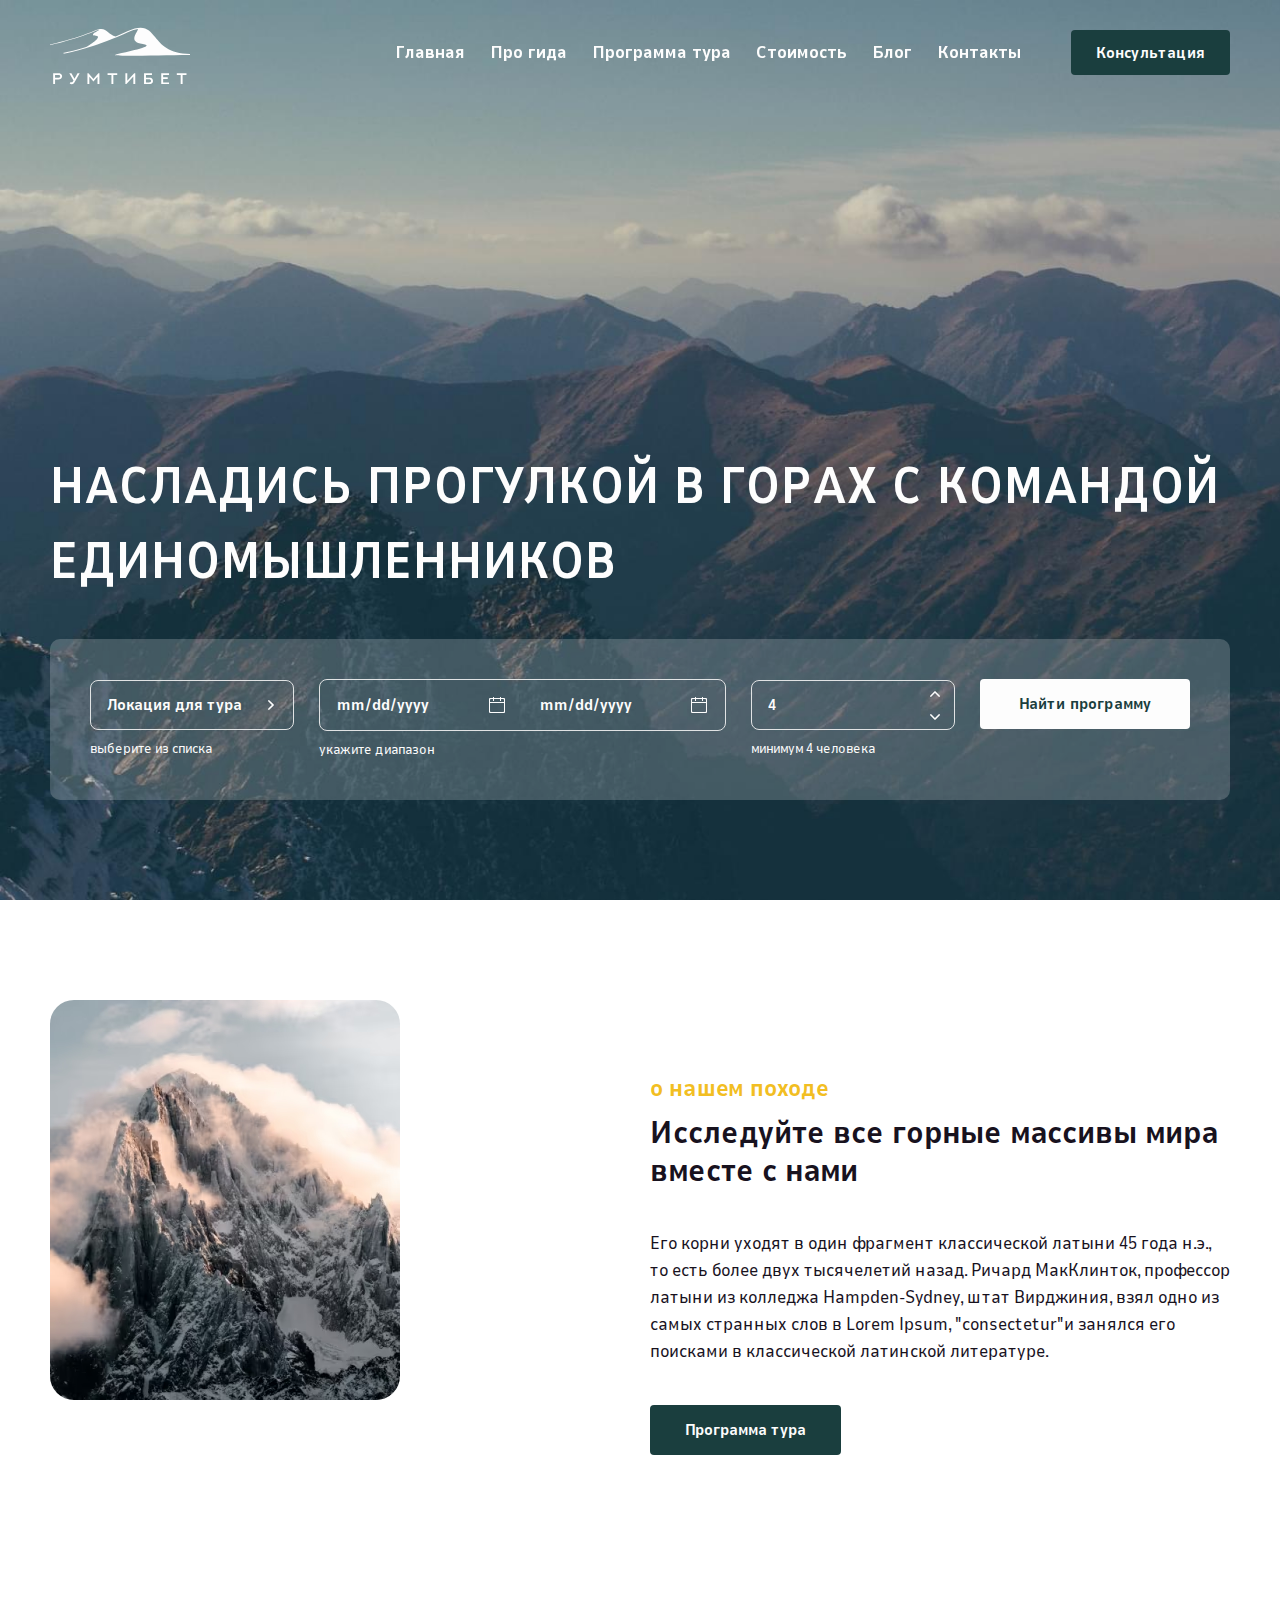
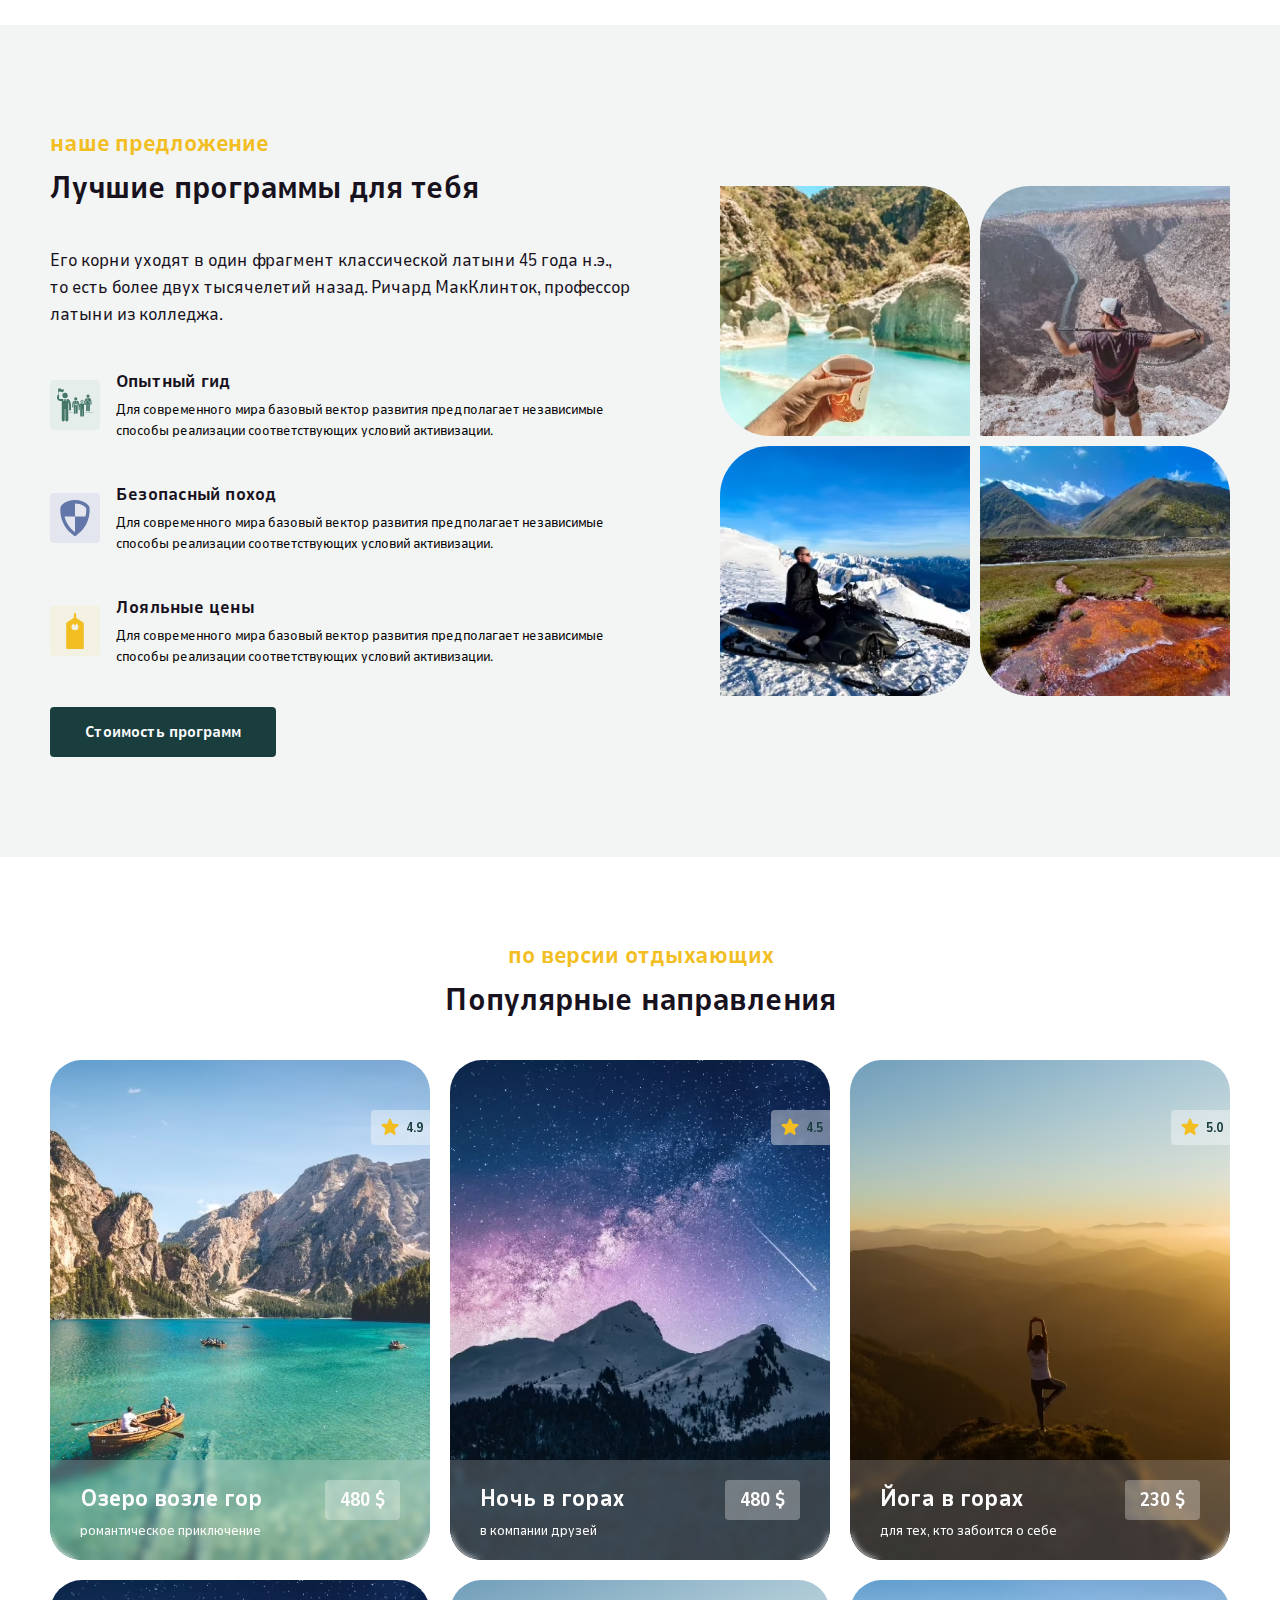
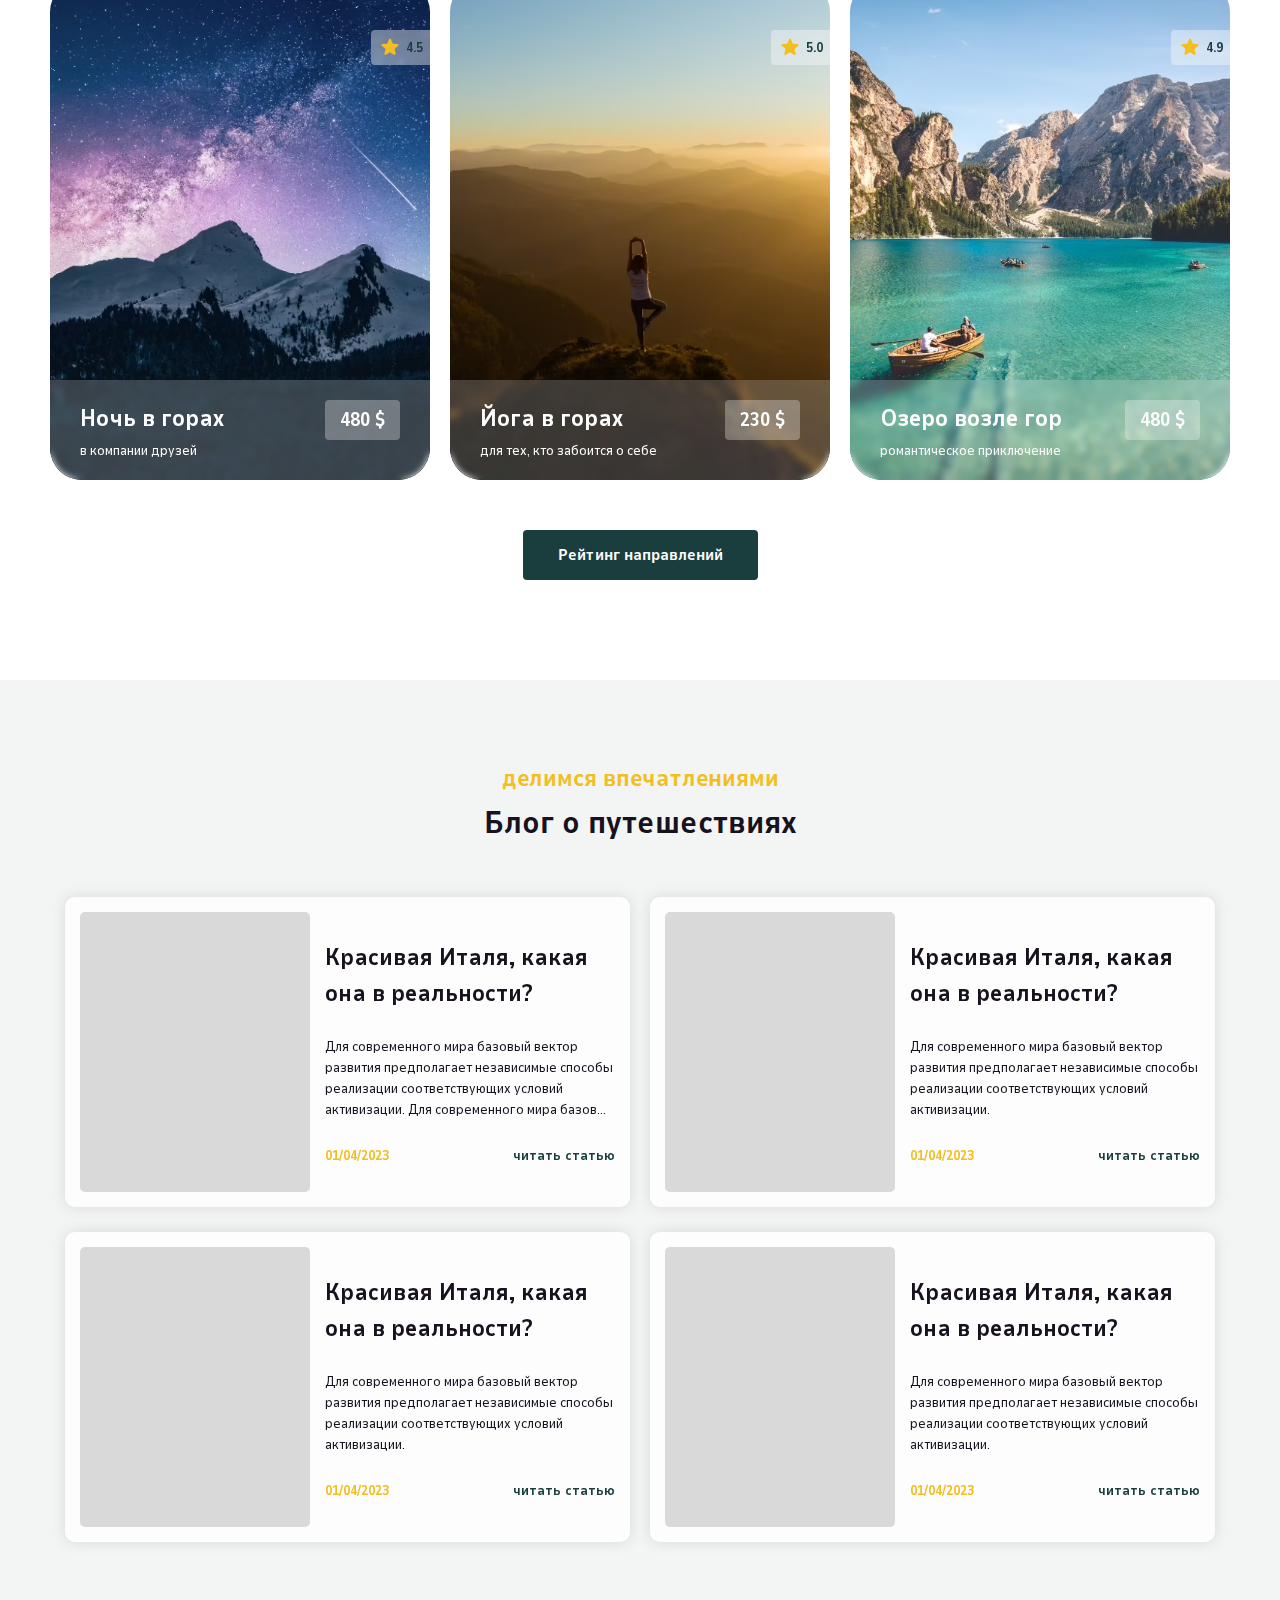
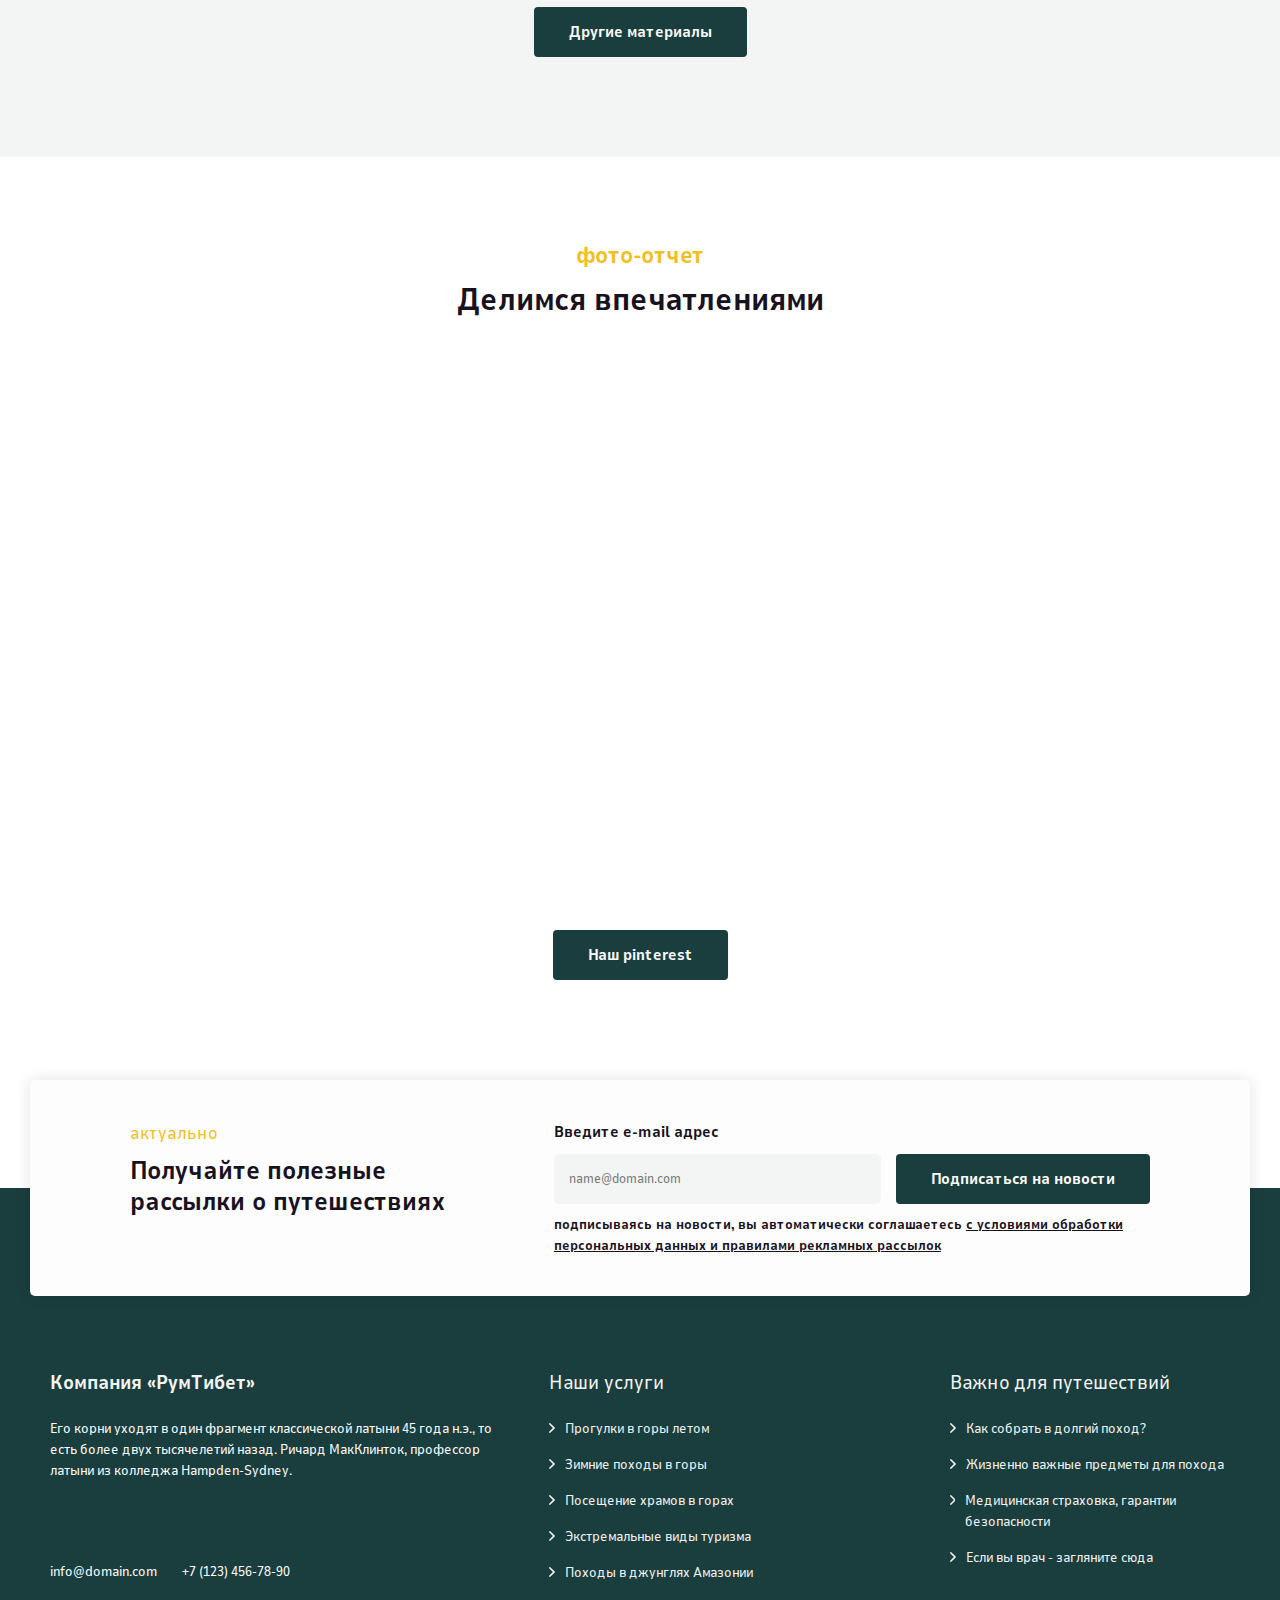
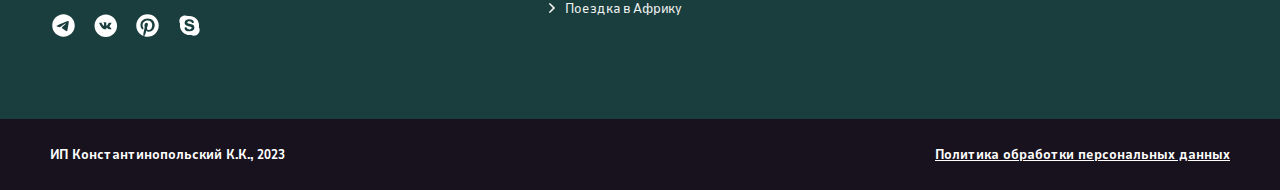
<file: index.html>
<!DOCTYPE html>
<html lang="ru">
<head>
	<meta charset="UTF-8">
	<meta http-equiv="X-UA-Compatible" content="IE=edge">
	<meta name="viewport" content="width=device-width, initial-scale=1.0">
	<link rel="shortcut icon" href="resources/favicon/favicon.ico">
	<link rel="apple-touch-icon" sizes="180x180" href="resources/favicon/apple-touch-icon.png">
	<link rel="icon" type="image/png" sizes="32x32" href="resources/favicon/favicon-32x32.png">
	<link rel="icon" type="image/png" sizes="16x16" href="resources/favicon/favicon-16x16.png">
	<link rel="stylesheet" href="css/choices.min.css">
	<link rel="stylesheet" href="css/swiper-bundle.min.css">
	<link rel="stylesheet" href="css/main.min.css">
	<title>Рум Тибет</title>
</head>
<body class="body">
	<div class="wrapper"> <header class="header">
	<div class="header__container">
		<img src="img/svg/logo.svg" alt="Логотип Рум Тибет" class="header__logo" width="140" height="70">
		<nav class="header__menu menu">
			<ul class="menu__list">
				<li class="menu__item ">
					<svg class="menu__ico" width="6" height="10" fill="currentColor" xmlns="http://www.w3.org/2000/svg">
						<path d="M5.715 4.61L1.265.16A.543.543 0 00.878 0a.543.543 0 00-.386.16L.164.487a.548.548 0 000 .774L3.9 4.998.16 8.739a.543.543 0 00-.16.387c0 .146.057.284.16.387l.327.327c.103.103.24.16.387.16a.543.543 0 00.387-.16l4.454-4.454a.544.544 0 00.16-.388.544.544 0 00-.16-.388z" fill="currentColor" />
					</svg>
					<a href="#top" class="menu__link">Главная</a>
				</li>
				<li class="menu__item">
					<svg class="menu__ico" width="6" height="10" fill="currentColor" xmlns="http://www.w3.org/2000/svg">
						<path d="M5.715 4.61L1.265.16A.543.543 0 00.878 0a.543.543 0 00-.386.16L.164.487a.548.548 0 000 .774L3.9 4.998.16 8.739a.543.543 0 00-.16.387c0 .146.057.284.16.387l.327.327c.103.103.24.16.387.16a.543.543 0 00.387-.16l4.454-4.454a.544.544 0 00.16-.388.544.544 0 00-.16-.388z" fill="currentColor" />
					</svg>
					<a href="#tour guide" class="menu__link">Про гида</a>
				</li>
				<li class="menu__item">
					<svg class="menu__ico" width="6" height="10" fill="currentColor" xmlns="http://www.w3.org/2000/svg">
						<path d="M5.715 4.61L1.265.16A.543.543 0 00.878 0a.543.543 0 00-.386.16L.164.487a.548.548 0 000 .774L3.9 4.998.16 8.739a.543.543 0 00-.16.387c0 .146.057.284.16.387l.327.327c.103.103.24.16.387.16a.543.543 0 00.387-.16l4.454-4.454a.544.544 0 00.16-.388.544.544 0 00-.16-.388z" fill="currentColor" />
					</svg>
					<a href="#rating" class="menu__link">Программа тура</a>
				</li>
				<li class="menu__item">
					<svg class="menu__ico" width="6" height="10" fill="currentColor" xmlns="http://www.w3.org/2000/svg">
						<path d="M5.715 4.61L1.265.16A.543.543 0 00.878 0a.543.543 0 00-.386.16L.164.487a.548.548 0 000 .774L3.9 4.998.16 8.739a.543.543 0 00-.16.387c0 .146.057.284.16.387l.327.327c.103.103.24.16.387.16a.543.543 0 00.387-.16l4.454-4.454a.544.544 0 00.16-.388.544.544 0 00-.16-.388z" fill="currentColor" />
					</svg>
					<a href="#rating" class="menu__link">Стоимость</a>
				</li>
				<li class="menu__item">
					<svg class="menu__ico" width="6" height="10" fill="currentColor" xmlns="http://www.w3.org/2000/svg">
						<path d="M5.715 4.61L1.265.16A.543.543 0 00.878 0a.543.543 0 00-.386.16L.164.487a.548.548 0 000 .774L3.9 4.998.16 8.739a.543.543 0 00-.16.387c0 .146.057.284.16.387l.327.327c.103.103.24.16.387.16a.543.543 0 00.387-.16l4.454-4.454a.544.544 0 00.16-.388.544.544 0 00-.16-.388z" fill="currentColor" />
					</svg>
					<a href="#blog" class="menu__link">Блог</a>
				</li>
				<li class="menu__item">
					<svg class="menu__ico" width="6" height="10" fill="currentColor" xmlns="http://www.w3.org/2000/svg">
						<path d="M5.715 4.61L1.265.16A.543.543 0 00.878 0a.543.543 0 00-.386.16L.164.487a.548.548 0 000 .774L3.9 4.998.16 8.739a.543.543 0 00-.16.387c0 .146.057.284.16.387l.327.327c.103.103.24.16.387.16a.543.543 0 00.387-.16l4.454-4.454a.544.544 0 00.16-.388.544.544 0 00-.16-.388z" fill="currentColor" />
					</svg>
					<a href="#contact" class="menu__link">Контакты</a>
				</li>
			</ul>
		</nav>
		<a href="#!" class="header__btn btn">Консультация</a>
		<button type="button" class="burger-btn" aria-label="open menu" aria-expanded="false"><span></span></button>
	</div>
</header> <main class="page">
	<section class="page__top top" id="top">
		<div class="top__container">
			<h1 class="top__title">Насладись прогулкой в горах с командой единомышленников</h1>
			<form class="top__form" action="#" method="GET">
				<div class="top__wrap-form">
					<select class="top__item-form top__item-form--select" name="location" id="location" required>
						<option class="top__option-form" value="">Локация для тура</option>
						<option class="top__option-form" value="Brela Croatia">Брела Хорватия</option>
						<option class="top__option-form" value="Pamukkale Turkey">Памуккале Турция</option>
						<option class="top__option-form" value="Bora-Bora Spain">Бора-Бора Испания</option>
						<option class="top__option-form" value="Majorca Spain">Майорка Испания</option>
					</select>
					<label class="top__label-form" for="location">выберите из списка</label>
				</div>
				<div class="top__wrap-form ">
					<div class="top__date-wrap-form">
						<input class="top__item-form top__item-form--data" type="date" id="start-date" name="start-date" />
						<input class="top__item-form top__item-form--data" type="date" id="end-date" name="end-date" />
					</div>
					<label class="top__label-form" for="start-date">укажите диапазон</label>
				</div>
				<div class="top__wrap-form top__wrap-form--number">
					<input class="top__item-form top__item-form--number" id="member" type="number" min="4" max="16" step="1" value="4" placeholder="Участники" name="members">
					<span class="top__bth-number top__bth-number--top"></span><span class="top__bth-number top__bth-number--bottom"></span>
					<label class="top__label-form" for="member">минимум 4 человека</label>
				</div>
				<button type="submit" class="top__btn-form btn btn--big">Найти программу</button>
			</form>
			<a href="#!" class="top__btn-form top__btn-form--none btn btn--big ">Найти программу</a>
		</div>
	</section>
	<section class="page__hike hike">
		<div class="hike__container">
			<div class="hike__media">
				<picture class="hike__img">
					<source srcset="img/hike/01.avif" type="image/avif">
					<source srcset="img/hike/01.webp" type="image/webp">
					<img src="img/hike/01.jpg" alt="На фотографии изображен вершина скалы в снегу. Туча обволакивает скалу" width="350" height="400" loading="lazy">
				</picture>
				<iframe class="hike__video" loading="lazy" width="350" height="400" src="https://www.youtube.com/embed/EvKueQnsdlw" title="YouTube video player" allow="accelerometer; autoplay; clipboard-write; encrypted-media; gyroscope; picture-in-picture; web-share" allowfullscreen></iframe>
			</div>
			<div class="hike__description">
				<h2 class="hike__titile title">о нашем походе</h2>
				<h3 class="hike__subtitle subtitle">Исследуйте все горные массивы мира вместе с нами</h3>
				<p class="hike__text text">Его корни уходят в один фрагмент классической латыни 45 года н.э., то есть более двух тысячелетий назад. Ричард МакКлинток, профессор латыни из колледжа Hampden-Sydney, штат Вирджиния, взял одно из самых странных слов в Lorem Ipsum, "consectetur"и занялся его поисками в классической латинской литературе.</p>
				<a href="#!" class="hike__btn btn btn--big">Программа тура</a>
			</div>
		</div>
	</section>
	<section class="page__offer offer" id="tour guide">
		<div class="offer__container">
			<div class="offer__description">
				<h2 class="offer__title title">наше предложение</h2>
				<h3 class="offer__subtitle subtitle">Лучшие программы для тебя</h3>
				<p class="offer__text text">Его корни уходят в один фрагмент классической латыни 45 года н.э., то есть более двух тысячелетий назад. Ричард МакКлинток, профессор латыни из колледжа.</p>
				<ul class="offer__list list-offer">
					<li class="list-offer__item-list list-offer__item-list--gid">
						<div>
							<h3 class="list-offer__title">Опытный гид</h3>
							<p class="list-offer__text">Для современного мира базовый вектор развития предполагает независимые способы реализации соответствующих условий активизации.</p>
						</div>
					</li>
					<li class="list-offer__item-list list-offer__item-list--safe">
						<div>
							<h3 class="list-offer__title">Безопасный поход</h3>
							<p class="list-offer__text">Для современного мира базовый вектор развития предполагает независимые способы реализации соответствующих условий активизации.</p>
						</div>
					</li>
					<li class="list-offer__item-list list-offer__item-list--price">
						<div>
							<h3 class="list-offer__title">Лояльные цены</h3>
							<p class="list-offer__text">Для современного мира базовый вектор развития предполагает независимые способы реализации соответствующих условий активизации.</p>
						</div>
					</li>
				</ul>
				<a href="#!" class="offer__btn btn btn--big">Стоимость программ</a>
			</div>
			<div class="offer__gallery">
				<picture class="offer__img offer__img--first">
					<source srcset="img/offer/01.avif" type="image/avif">
					<source srcset="img/offer/01.webp" type="image/webp">
					<img src="img/offer/01.jpg" alt="На фото изображена рука з картонным стаканчиком чая, на фоне бирюзовая вода скалы и горы" width="250" height="250" loading="lazy">
				</picture>
				<picture class="offer__img offer__img--second">
					<source srcset="img/offer/02.avif" type="image/avif">
					<source srcset="img/offer/02.webp" type="image/webp">
					<img src="img/offer/02.jpg" alt="На фото изображен мужчина на вершине горы на фоне каньона. На дне каньона река" width="250" height="250" loading="lazy">
				</picture>
				<picture class="offer__img offer__img--third">
					<source srcset="img/offer/03.avif" type="image/avif">
					<source srcset="img/offer/03.webp" type="image/webp">
					<img src="img/offer/03.jpg" alt="На фото изображен мужчина на снегоходе на фоне гор" width="250" height="250" loading="lazy">
				</picture>
				<picture class="offer__img offer__img--four">
					<source srcset="img/offer/04.avif" type="image/avif">
					<source srcset="img/offer/04.webp" type="image/webp">
					<img src="img/offer/04.jpg" alt="На фото изображена река и горы" width="250" height="250" loading="lazy">
				</picture>
			</div>
		</div>
	</section>
	<section class="page__rating rating" id="rating">
		<div class="rating__container">
			<h2 class="rating__title title">по версии отдыхающих</h2>
			<h3 class="rating__subtitle subtitle">Популярные направления</h3>
			<div class="rating__wrap-swiper">
				<div class="swiper rating__swiper" data-mobile="false">
					<div class="swiper-wrapper rating__items">
						<article class="swiper-slide rating__item article-rating">
							<div class="rating__grade">4.9</div>
							<picture class="article-rating__img">
								<source srcset="img/rating/01.avif" type="image/avif">
								<source srcset="img/rating/01.webp" type="image/webp">
								<img src="img/rating/01.jpeg" alt="На фото изображено озеро с прозрачной чистой водой в горах. По озеру плавают небольшие лодочки." width="380" height="500" loading="lazy">
							</picture>
							<div class="article-rating__descriptin" tabindex="0">
								<h4 class="article-rating__title">Озеро возле гор</h4>
								<div class="article-rating__text">романтическое приключение</div>
								<div class="article-rating__price">480 $</div>
								<p class="article-rating__text-active">Его корни уходят в один фрагмент классической латыни 45 года н.э., то есть более двух тысячелетий назад. Ричард МакКлинток, профессор латыни из колледжа Hampden-Sydney, штат Вирджиния, взял одно из самых странных слов в Lorem Ipsum, "consectetur"и занялся его поисками в классической латинской литературе. Его корни уходят в один фрагмент классической латыни 45 года н.э., то есть более двух тысячелетий назад. Ричард МакКлинток, профессор латыни из колледжа Hampden-Sydney, штат Вирджиния, взял одно из самых странных слов в Lorem Ipsum, "consectetur"и занялся его поисками в классической латинской литературе. Его корни уходят в один фрагмент классической латыни 45 года н.э., то есть более двух тысячелетий назад. Ричард МакКлинток, профессор латыни из колледжа Hampden-Sydney, штат Вирджиния, взял одно из самых странных слов в Lorem Ipsum, "consectetur"и занялся его поисками в классической латинской литературе.</p>
								<a href="#!" class="article-rating__btn">Программа тура</a>
							</div>
						</article>
						<article class="swiper-slide rating__item article-rating">
							<div class="rating__grade">4.5</div>
							<picture class="article-rating__img">
								<source srcset="img/rating/02.avif" type="image/avif">
								<source srcset="img/rating/02.webp" type="image/webp">
								<img src="img/rating/02.jpeg" alt="На фото изображена вершина горы покрытая снегом, на фоне звездного неба." width="380" height="500" loading="lazy">
							</picture>
							<div class="article-rating__descriptin" tabindex="0">
								<h4 class="article-rating__title">Ночь в горах</h4>
								<div class="article-rating__text">в компании друзей</div>
								<div class="article-rating__price">480 $</div>
								<p class="article-rating__text-active">Его корни уходят в один фрагмент классической латыни 45 года н.э., то есть более двух тысячелетий назад. Ричард МакКлинток, профессор латыни из колледжа Hampden-Sydney, штат Вирджиния, взял одно из самых странных слов в Lorem Ipsum, "consectetur"и занялся его поисками в классической латинской литературе.</p>
								<a href="#!" class="article-rating__btn">Программа тура</a>
							</div>
						</article>
						<article class="swiper-slide rating__item article-rating">
							<div class="rating__grade">5.0</div>
							<picture class="article-rating__img">
								<source srcset="img/rating/03.avif" type="image/avif">
								<source srcset="img/rating/03.webp" type="image/webp">
								<img src="img/rating/03.jpeg" alt="На фото изображено девушку на вершине горы. Девушка занимается йогой. Рассвет." width="380" height="500" loading="lazy">
							</picture>
							<div class="article-rating__descriptin" tabindex="0">
								<h4 class="article-rating__title">Йога в горах</h4>
								<div class="article-rating__text">для тех, кто забоится о себе</div>
								<div class="article-rating__price">230 $</div>
								<p class="article-rating__text-active">Его корни уходят в один фрагмент классической латыни 45 года н.э., то есть более двух тысячелетий назад. Ричард МакКлинток, профессор латыни из колледжа Hampden-Sydney, штат Вирджиния, взял одно из самых странных слов в Lorem Ipsum, "consectetur"и занялся его поисками в классической латинской литературе.</p>
								<a href="#!" class="article-rating__btn">Программа тура</a>
							</div>
						</article>
						<article class="swiper-slide rating__item article-rating">
							<div class="rating__grade">4.5</div>
							<picture class="article-rating__img">
								<source srcset="img/rating/02.avif" type="image/avif">
								<source srcset="img/rating/02.webp" type="image/webp">
								<img src="img/rating/02.jpeg" alt="На фото изображена вершина горы покрытая снегом, на фоне звездного неба." width="380" height="500" loading="lazy">
							</picture>
							<div class="article-rating__descriptin" tabindex="0">
								<h4 class="article-rating__title">Ночь в горах</h4>
								<div class="article-rating__text">в компании друзей</div>
								<div class="article-rating__price">480 $</div>
								<p class="article-rating__text-active">Его корни уходят в один фрагмент классической латыни 45 года н.э., то есть более двух тысячелетий назад. Ричард МакКлинток, профессор латыни из колледжа Hampden-Sydney, штат Вирджиния, взял одно из самых странных слов в Lorem Ipsum, "consectetur"и занялся его поисками в классической латинской литературе.</p>
								<a href="#!" class="article-rating__btn">Программа тура</a>
							</div>
						</article>
						<article class="swiper-slide rating__item article-rating">
							<div class="rating__grade">5.0</div>
							<picture class="article-rating__img">
								<source srcset="img/rating/03.avif" type="image/avif">
								<source srcset="img/rating/03.webp" type="image/webp">
								<img src="img/rating/03.jpeg" alt="На фото изображено девушку на вершине горы. Девушка занимается йогой. Рассвет." width="380" height="500" loading="lazy">
							</picture>
							<div class="article-rating__descriptin" tabindex="0">
								<h4 class="article-rating__title">Йога в горах</h4>
								<div class="article-rating__text">для тех, кто забоится о себе</div>
								<div class="article-rating__price">230 $</div>
								<p class="article-rating__text-active">Его корни уходят в один фрагмент классической латыни 45 года н.э., то есть более двух тысячелетий назад. Ричард МакКлинток, профессор латыни из колледжа Hampden-Sydney, штат Вирджиния, взял одно из самых странных слов в Lorem Ipsum, "consectetur"и занялся его поисками в классической латинской литературе.</p>
								<a href="#!" class="article-rating__btn">Программа тура</a>
							</div>
						</article>
						<article class="swiper-slide rating__item article-rating">
							<div class="rating__grade">4.9</div>
							<picture class="article-rating__img">
								<source srcset="img/rating/01.avif" type="image/avif">
								<source srcset="img/rating/01.webp" type="image/webp">
								<img src="img/rating/01.jpeg" alt="На фото изображено озеро с прозрачной чистой водой в горах. По озеру плавают небольшие лодочки." width="380" height="500" loading="lazy">
							</picture>
							<div class="article-rating__descriptin" tabindex="0">
								<h4 class="article-rating__title">Озеро возле гор</h4>
								<div class="article-rating__text">романтическое приключение</div>
								<div class="article-rating__price">480 $</div>
								<p class="article-rating__text-active">Его корни уходят в один фрагмент классической латыни 45 года н.э., то есть более двух тысячелетий назад. Ричард МакКлинток, профессор латыни из колледжа Hampden-Sydney, штат Вирджиния, взял одно из самых странных слов в Lorem Ipsum, "consectetur"и занялся его поисками в классической латинской литературе.</p>
								<a href="#!" class="article-rating__btn">Программа тура</a>
							</div>
						</article>
					</div>
				</div>
			</div>
			<a href="#!" class="rating__btn btn btn--big">Рейтинг направлений</a>
		</div>
	</section>
	<section class="page__blog blog" id="blog">
		<div class="blog__container">
			<h2 class="blog__title title">делимся впечатлениями</h2>
			<h3 class="blog__subtitle subtitle">Блог о путешествиях</h3>
			<div>
				<div class="swiper blog__swiper" data-mobile="false">
					<div class="swiper-wrapper blog__items">
						<article class="swiper-slide blog__item item-blog">
							<a href="#!" class="item-blog__card">
								<picture class="item-blog__img">
									<source srcset="img/blog/01.avif" type="image/avif">
									<source srcset="img/blog/01.webp" type="image/webp">
									<img src="img/blog/01.jpg" alt="На фото изображен город на вершине скалы." width="230" height="280" loading="lazy">
								</picture>
								<div class="item-blog__text">
									<h4 class="item-blog__title">Красивая Италя, какая она в реальности?</h4>
									<p class="item-blog__description">Для современного мира базовый вектор развития предполагает независимые способы реализации соответствующих условий активизации. Для современного мира базовый вектор развития предполагает независимые способы реализации соответствующих условий активизации.</p>
									<div class="item-blog__footer">
										<div class="item-blog__date">01/04/2023</div>
										<div class="item-blog__link">читать статью</div>
									</div>
								</div>
							</a>
						</article>
						<article class="swiper-slide blog__item item-blog">
							<a href="#!" class="item-blog__card">
								<picture class="item-blog__img">
									<source srcset="img/blog/02.avif" type="image/avif">
									<source srcset="img/blog/02.webp" type="image/webp">
									<img src="img/blog/02.jpg" alt="На фото изображен вид с иллюминатора самолета на облака и солнце которое за ними спряталось." width="230" height="280" loading="lazy">
								</picture>
								<div class="item-blog__text">
									<h4 class="item-blog__title">Красивая Италя, какая она в реальности?</h4>
									<p class="item-blog__description">Для современного мира базовый вектор развития предполагает независимые способы реализации соответствующих условий активизации.</p>
									<div class="item-blog__footer">
										<div class="item-blog__date">01/04/2023</div>
										<div class="item-blog__link">читать статью</div>
									</div>
								</div>
							</a>
						</article>
						<article class="swiper-slide blog__item item-blog">
							<a href="#!" class="item-blog__card">
								<picture class="item-blog__img">
									<source srcset="img/blog/03.avif" type="image/avif">
									<source srcset="img/blog/03.webp" type="image/webp">
									<img src="img/blog/03.jpg" alt="На фото изображен человек идущий по узенькой улочке старого города." width="230" height="280" loading="lazy">
								</picture>
								<div class="item-blog__text">
									<h4 class="item-blog__title">Красивая Италя, какая она в реальности?</h4>
									<p class="item-blog__description">Для современного мира базовый вектор развития предполагает независимые способы реализации соответствующих условий активизации.</p>
									<div class="item-blog__footer">
										<div class="item-blog__date">01/04/2023</div>
										<div class="item-blog__link">читать статью</div>
									</div>
								</div>
							</a>
						</article>
						<article class="swiper-slide blog__item item-blog">
							<a href="#!" class="item-blog__card">
								<picture class="item-blog__img">
									<source srcset="img/blog/04.avif" type="image/avif">
									<source srcset="img/blog/04.webp" type="image/webp">
									<img src="img/blog/04.jpg" alt="На фото изображен Тадж-Махал и фонтан перед ним." width="230" height="280" loading="lazy">
								</picture>
								<div class="item-blog__text">
									<h4 class="item-blog__title">Красивая Италя, какая она в реальности?</h4>
									<p class="item-blog__description">Для современного мира базовый вектор развития предполагает независимые способы реализации соответствующих условий активизации.</p>
									<div class="item-blog__footer">
										<div class="item-blog__date">01/04/2023</div>
										<div class="item-blog__link">читать статью</div>
									</div>
								</div>
							</a>
						</article>
					</div>
				</div>
			</div>
			<a href="#!" class="blog__btn btn btn--big">Другие материалы</a>
		</div>
	</section>
	<section class="page__gallery gallery">
		<div class="gallery__container">
			<h2 class="gallery__title title">фото-отчет</h2>
			<h3 class="gallery__subtitle subtitle">Делимся впечатлениями</h3>
			<div class="gallery__swiper-wrap">
				<div class="gallery__swiper swiper">
					<div class="gallery__items swiper-wrapper">
						<picture class="gallery__item gallery__item--large swiper-slide" data-path="photo-01">
							<source srcset="img/gallery/01.avif" type="image/avif">
							<source srcset="img/gallery/01.webp" type="image/webp">
							<img src="img/gallery/01.jpg" alt="На фото изображены мужчина который фотографирует девушку, на фоне скалы. В небе летит много воздушных шаров (летательный аппарат)." width="580" height="250" loading="lazy">
						</picture>
						<picture class="gallery__item swiper-slide" data-path="photo-02">
							<source srcset="img/gallery/02.avif" type="image/avif">
							<source srcset="img/gallery/02.webp" type="image/webp">
							<img src="img/gallery/02.jpg" alt="На фото изображены развёрнутая карта, фотоаппарат, карандаш, разные гиды для путешественников." width="280" height="250" loading="lazy">
						</picture>
						<picture class="gallery__item swiper-slide" data-path="photo-03">
							<source srcset="img/gallery/03.avif" type="image/avif">
							<source srcset="img/gallery/03.webp" type="image/webp">
							<img src="img/gallery/03.jpg" alt="На фото изображена Бурдж Аль Араб – отель Парус в Дубае. С высоты птичьего полета." width="280" height="250" loading="lazy">
						</picture>
						<picture class="gallery__item swiper-slide" data-path="photo-04">
							<source srcset="img/gallery/04.avif" type="image/avif">
							<source srcset="img/gallery/04.webp" type="image/webp">
							<img src="img/gallery/04.jpg" alt="Фото сверху. На фото изображен пляж с писком и пальмами. Возле берега стоят небольшие лодочки." width="280" height="250" loading="lazy">
						</picture>
						<picture class="gallery__item gallery__item--large swiper-slide" data-path="photo-05">
							<source srcset="img/gallery/05.avif" type="image/avif">
							<source srcset="img/gallery/05.webp" type="image/webp">
							<img src="img/gallery/05.jpg" alt="На фото изображена девушка стоящая к нам спиной. Девушка смотрит на каньон, по дну которого протекает река." width="580" height="250" loading="lazy">
						</picture>
						<picture class="gallery__item swiper-slide" data-path="photo-06">
							<source srcset="img/gallery/06.avif" type="image/avif">
							<source srcset="img/gallery/06.webp" type="image/webp">
							<img src="img/gallery/06.jpg" alt="На старом фото изображена развернутая карта, фотоаппарат, очки, дневник, снимки." width="280" height="250" loading="lazy">
						</picture>
					</div>
				</div>
			</div>
			<div class="modals">
				<div class="modals__overlay">
					<picture class="modals__item" data-target="photo-01">
						<source srcset="img/gallery/01.avif" type="image/avif">
						<source srcset="img/gallery/01.webp" type="image/webp">
						<img src="img/gallery/01.jpg" alt="На фото изображены мужчина который фотографирует девушку, на фоне скалы. В небе летит много воздушных шаров (летательный аппарат)." width="580" height="250" loading="lazy">
					</picture>
					<picture class="modals__item" data-target="photo-02">
						<source srcset="img/gallery/02.avif" type="image/avif">
						<source srcset="img/gallery/02.webp" type="image/webp">
						<img src="img/gallery/02.jpg" alt="На фото изображены развёрнутая карта, фотоаппарат, карандаш, разные гиды для путешественников." width="280" height="250" loading="lazy">
					</picture>
					<picture class="modals__item" data-target="photo-03">
						<source srcset="img/gallery/03.avif" type="image/avif">
						<source srcset="img/gallery/03.webp" type="image/webp">
						<img src="img/gallery/03.jpg" alt="На фото изображена Бурдж Аль Араб – отель Парус в Дубае. С высоты птичьего полета." width="280" height="250" loading="lazy">
					</picture>
					<picture class="modals__item" data-target="photo-04">
						<source srcset="img/gallery/04.avif" type="image/avif">
						<source srcset="img/gallery/04.webp" type="image/webp">
						<img src="img/gallery/04.jpg" alt="Фото сверху. На фото изображен пляж с писком и пальмами. Возле берега стоят небольшие лодочки." width="280" height="250" loading="lazy">
					</picture>
					<picture class="modals__item" data-target="photo-05">
						<source srcset="img/gallery/05.avif" type="image/avif">
						<source srcset="img/gallery/05.webp" type="image/webp">
						<img src="img/gallery/05.jpg" alt="На фото изображена девушка стоящая к нам спиной. Девушка смотрит на каньон, по дну которого протекает река." width="580" height="250" loading="lazy">
					</picture>
					<picture class="modals__item" data-target="photo-06">
						<source srcset="img/gallery/06.avif" type="image/avif">
						<source srcset="img/gallery/06.webp" type="image/webp">
						<img src="img/gallery/06.jpg" alt="На старом фото изображена развернутая карта, фотоаппарат, очки, дневник, снимки." width="280" height="250" loading="lazy">
					</picture>
				</div>
			</div>
			<a href="#!" class="gallery__btn btn btn--big">Наш pinterest</a>
		</div>
	</section>
	<section class="page__subscription subscription" id="subscrition">
		<div class="subscription__container">
			<header class="subscription__header">
				<h2 class="subscription__title title">актуально</h2>
				<h3 class="subscription__subtitle subtitle">Получайте полезные рассылки о путешествиях</h3>
			</header>
			<div class="subscription__body">
				<form class="subscription__form" action="#" method="post">
					<div class="subscription__blok-form">
						<label class="subscription__label" for="email">Введите e-mail адрес</label>
						<input class="subscription__input" id="email" name="email" type="email" placeholder="name@domain.com">
					</div>
					<button class="subscription__btn btn btn--big">Подписаться на новости</button>
				</form>
				<p class="subscription__text">подписываясь на новости, вы автоматически соглашаетесь <a href="#!" class="subscription__link">с условиями обработки персональных данных и правилами рекламных рассылок</a></p>
			</div>
		</div>
	</section>
</main> <footer class="footer" id="contact">
	<div class="footer__container">
		<section class="footer__header">
			<div class="footer__top">
				<h2 class="footer__title">Компания «РумТибет»</h2>
				<p class="footer__text">Его корни уходят в один фрагмент классической латыни 45 года н.э., то есть более двух тысячелетий назад. Ричард МакКлинток, профессор латыни из колледжа Hampden-Sydney.</p>
			</div>
			<div class="footer__contact">
				<a class="footer__link-contact" href="mailto:info@domain.com">info@domain.com</a>
				<a class="footer__link-contact" href="tel:+71234567890">+7 (123) 456-78-90</a>
			</div>
			<ul class="footer__social">
				<li>
					<a class="footer__svg" href="#!">
						<svg width="27" height="27" viewBox="0 0 32 32" fill="currentColor" xmlns="http://www.w3.org/2000/svg">
							<path d="M16 2.66675C8.63999 2.66675 2.66666 8.64008 2.66666 16.0001C2.66666 23.3601 8.63999 29.3334 16 29.3334C23.36 29.3334 29.3333 23.3601 29.3333 16.0001C29.3333 8.64008 23.36 2.66675 16 2.66675ZM22.1867 11.7334C21.9867 13.8401 21.12 18.9601 20.68 21.3201C20.4933 22.3201 20.12 22.6534 19.7733 22.6934C19 22.7601 18.4133 22.1868 17.6667 21.6934C16.4933 20.9201 15.8267 20.4401 14.6933 19.6934C13.3733 18.8268 14.2267 18.3468 14.9867 17.5734C15.1867 17.3734 18.6 14.2668 18.6667 13.9867C18.6759 13.9443 18.6747 13.9003 18.6631 13.8585C18.6515 13.8167 18.6298 13.7783 18.6 13.7468C18.52 13.6801 18.4133 13.7067 18.32 13.7201C18.2 13.7467 16.3333 14.9868 12.6933 17.4401C12.16 17.8001 11.68 17.9868 11.2533 17.9734C10.7733 17.9601 9.86666 17.7068 9.18666 17.4801C8.34666 17.2134 7.69332 17.0668 7.74666 16.6001C7.77332 16.3601 8.10666 16.1201 8.73332 15.8668C12.6267 14.1734 15.2133 13.0534 16.5067 12.5201C20.2133 10.9734 20.9733 10.7067 21.48 10.7067C21.5867 10.7067 21.84 10.7334 22 10.8667C22.1333 10.9734 22.1733 11.1201 22.1867 11.2268C22.1733 11.3068 22.2 11.5468 22.1867 11.7334Z" fill="currentColor" />
						</svg>
					</a>
				</li>
				<li>
					<a class="footer__svg" href="#!">
						<svg width="27" height="27" viewBox="0 0 32 32" fill="currentColor" xmlns="http://www.w3.org/2000/svg">
							<path d="M16.36 2.99976C8.98138 2.99976 3 8.98114 3 16.3598C3 23.7384 8.98138 29.7198 16.36 29.7198C23.7386 29.7198 29.72 23.7384 29.72 16.3598C29.72 8.98114 23.7386 2.99976 16.36 2.99976ZM21.498 18.0729C21.498 18.0729 22.6796 19.2391 22.9704 19.7805C22.9788 19.7916 22.9829 19.8027 22.9857 19.8083C23.104 20.0073 23.1318 20.1618 23.0734 20.2773C22.976 20.4693 22.642 20.564 22.5279 20.5723H20.4404C20.2956 20.5723 19.9922 20.5348 19.6248 20.2815C19.3423 20.0839 19.064 19.7596 18.7926 19.4437C18.3877 18.9733 18.037 18.5669 17.6835 18.5669C17.6386 18.5669 17.594 18.5739 17.5513 18.5878C17.2841 18.6741 16.9417 19.0554 16.9417 20.0713C16.9417 20.3886 16.6912 20.5709 16.5145 20.5709H15.5584C15.2327 20.5709 13.5363 20.4568 12.0333 18.8717C10.1935 16.9303 8.53744 13.0365 8.52352 13.0003C8.41915 12.7484 8.63486 12.6134 8.87005 12.6134H10.9784C11.2595 12.6134 11.3514 12.7846 11.4154 12.9363C11.4906 13.113 11.7661 13.8158 12.2184 14.6063C12.9518 15.8949 13.4013 16.4182 13.7618 16.4182C13.8293 16.4174 13.8957 16.4002 13.9552 16.3681C14.4256 16.1065 14.3379 14.4295 14.317 14.0816C14.317 14.0162 14.3156 13.3315 14.0749 13.0031C13.9023 12.7651 13.6087 12.6746 13.4305 12.6412C13.5026 12.5417 13.5976 12.4611 13.7075 12.406C14.0303 12.2446 14.6121 12.2209 15.1896 12.2209H15.5111C16.1373 12.2293 16.2988 12.2696 16.5256 12.3267C16.9849 12.4366 16.9946 12.7331 16.9542 13.7476C16.9417 14.0357 16.9292 14.3613 16.9292 14.7454C16.9292 14.8289 16.925 14.918 16.925 15.0126C16.9111 15.5289 16.8944 16.1148 17.259 16.3556C17.3066 16.3854 17.3615 16.4013 17.4177 16.4015C17.5443 16.4015 17.9256 16.4015 18.9582 14.6299C19.2767 14.0597 19.5534 13.4671 19.7863 12.8569C19.8072 12.8207 19.8684 12.7094 19.9408 12.6663C19.9942 12.639 20.0534 12.6252 20.1133 12.6259H22.5919C22.8619 12.6259 23.047 12.6663 23.0817 12.7706C23.143 12.9363 23.0706 13.4414 21.9392 14.9737L21.434 15.6403C20.4084 16.9846 20.4084 17.0528 21.498 18.0729Z" fill="currentColor" />
						</svg>
					</a>
				</li>
				<li>
					<a class="footer__svg" href="#!">
						<svg width="27" height="27" viewBox="0 0 32 32" fill="currentColor" xmlns="http://www.w3.org/2000/svg">
							<path d="M12.0533 28.7201C13.3333 29.1068 14.6267 29.3334 16 29.3334C19.5362 29.3334 22.9276 27.9287 25.4281 25.4282C27.9286 22.9277 29.3333 19.5363 29.3333 16.0001C29.3333 14.2491 28.9885 12.5153 28.3184 10.8976C27.6483 9.27996 26.6662 7.81011 25.4281 6.57199C24.19 5.33388 22.7201 4.35175 21.1025 3.68169C19.4848 3.01163 17.751 2.66675 16 2.66675C14.249 2.66675 12.5152 3.01163 10.8976 3.68169C9.27989 4.35175 7.81003 5.33388 6.57192 6.57199C4.07143 9.07248 2.66667 12.4639 2.66667 16.0001C2.66667 21.6668 6.22667 26.5334 11.2533 28.4534C11.1333 27.4134 11.0133 25.6934 11.2533 24.5068L12.7867 17.9201C12.7867 17.9201 12.4 17.1468 12.4 15.9201C12.4 14.0801 13.5467 12.7067 14.8533 12.7067C16 12.7067 16.5333 13.5468 16.5333 14.6268C16.5333 15.7734 15.7733 17.4134 15.3867 18.9868C15.16 20.2934 16.08 21.4401 17.4133 21.4401C19.7867 21.4401 21.6267 18.9068 21.6267 15.3334C21.6267 12.1334 19.3333 9.94675 16.04 9.94675C12.28 9.94675 10.0667 12.7468 10.0667 15.6934C10.0667 16.8401 10.44 18.0001 11.0533 18.7601C11.1733 18.8401 11.1733 18.9468 11.1333 19.1468L10.7467 20.6001C10.7467 20.8268 10.6 20.9068 10.3733 20.7468C8.66667 20.0001 7.68001 17.5734 7.68001 15.6134C7.68001 11.4001 10.6667 7.57342 16.4267 7.57342C21.0133 7.57342 24.5867 10.8667 24.5867 15.2401C24.5867 19.8268 21.7467 23.5068 17.68 23.5068C16.3867 23.5068 15.12 22.8134 14.6667 22.0001L13.7733 25.1601C13.4667 26.3068 12.6267 27.8401 12.0533 28.7601V28.7201Z" fill="currentColor" />
						</svg>
					</a>
				</li>
				<li>
					<a class="footer__svg" href="#!">
						<svg width="27" height="27" viewBox="0 0 32 32" fill="currentColor" xmlns="http://www.w3.org/2000/svg">
							<path d="M24 8C26.76 10.72 27.8 14.52 27.1467 18.0667C27.6933 19.0267 28 20.1467 28 21.3333C28 23.1014 27.2976 24.7971 26.0474 26.0474C24.7971 27.2976 23.1014 28 21.3333 28C20.1467 28 19.0267 27.6933 18.0667 27.1467C14.52 27.8 10.72 26.76 8 24C5.24 21.28 4.2 17.48 4.85333 13.9333C4.30667 12.9733 4 11.8533 4 10.6667C4 8.89856 4.70238 7.20286 5.95262 5.95262C7.20286 4.70238 8.89856 4 10.6667 4C11.8533 4 12.9733 4.30667 13.9333 4.85333C17.48 4.2 21.28 5.24 24 8ZM16.0533 22.88C19.88 22.88 21.7867 21.04 21.7867 18.56C21.7867 16.9733 21.04 15.28 18.1467 14.6267L15.4933 14.04C14.48 13.8133 13.3333 13.5067 13.3333 12.56C13.3333 11.6 14.1333 10.9333 15.6 10.9333C18.5733 10.9333 18.2933 12.9733 19.7733 12.9733C20.5467 12.9733 21.2133 12.52 21.2133 11.7333C21.2133 9.90667 18.2933 8.53333 15.8133 8.53333C13.1333 8.53333 10.2667 9.68 10.2667 12.72C10.2667 14.1867 10.7867 15.7467 13.6667 16.4667L17.2533 17.3733C18.3333 17.64 18.6 18.24 18.6 18.8C18.6 19.7067 17.6933 20.6 16.0533 20.6C12.84 20.6 13.28 18.1333 11.56 18.1333C10.7867 18.1333 10.2267 18.6667 10.2267 19.4267C10.2267 20.9067 12 22.88 16.0533 22.88Z" fill="currentColor" />
						</svg>
					</a>
				</li>
			</ul>
		</section>
		<nav class="footer__menu">
			<ul class="footer__list">
				<li class="footer__item-title footer__title">Наши услуги</li>
				<li class="footer__item">
					<svg class="footer__svg-item" width="6" height="10" fill="currentColor" xmlns="http://www.w3.org/2000/svg">
						<path d="M5.715 4.61L1.265.16A.543.543 0 00.878 0a.543.543 0 00-.386.16L.164.487a.548.548 0 000 .774L3.9 4.998.16 8.739a.543.543 0 00-.16.387c0 .146.057.284.16.387l.327.327c.103.103.24.16.387.16a.543.543 0 00.387-.16l4.454-4.454a.544.544 0 00.16-.388.544.544 0 00-.16-.388z" fill="currentColor" />
					</svg>
					<a href="#!" class="footer__link">Прогулки в горы летом</a>
				</li>
				<li class="footer__item">
					<svg class="footer__svg-item" width="6" height="10" fill="currentColor" xmlns="http://www.w3.org/2000/svg">
						<path d="M5.715 4.61L1.265.16A.543.543 0 00.878 0a.543.543 0 00-.386.16L.164.487a.548.548 0 000 .774L3.9 4.998.16 8.739a.543.543 0 00-.16.387c0 .146.057.284.16.387l.327.327c.103.103.24.16.387.16a.543.543 0 00.387-.16l4.454-4.454a.544.544 0 00.16-.388.544.544 0 00-.16-.388z" fill="currentColor" />
					</svg>
					<a href="#!" class="footer__link">Зимние походы в горы</a>
				</li>
				<li class="footer__item">
					<svg class="footer__svg-item" width="6" height="10" fill="currentColor" xmlns="http://www.w3.org/2000/svg">
						<path d="M5.715 4.61L1.265.16A.543.543 0 00.878 0a.543.543 0 00-.386.16L.164.487a.548.548 0 000 .774L3.9 4.998.16 8.739a.543.543 0 00-.16.387c0 .146.057.284.16.387l.327.327c.103.103.24.16.387.16a.543.543 0 00.387-.16l4.454-4.454a.544.544 0 00.16-.388.544.544 0 00-.16-.388z" fill="currentColor" />
					</svg>
					<a href="#!" class="footer__link">Посещение храмов в горах</a>
				</li>
				<li class="footer__item">
					<svg class="footer__svg-item" width="6" height="10" fill="currentColor" xmlns="http://www.w3.org/2000/svg">
						<path d="M5.715 4.61L1.265.16A.543.543 0 00.878 0a.543.543 0 00-.386.16L.164.487a.548.548 0 000 .774L3.9 4.998.16 8.739a.543.543 0 00-.16.387c0 .146.057.284.16.387l.327.327c.103.103.24.16.387.16a.543.543 0 00.387-.16l4.454-4.454a.544.544 0 00.16-.388.544.544 0 00-.16-.388z" fill="currentColor" />
					</svg>
					<a href="#!" class="footer__link">Экстремальные виды туризма</a>
				</li>
				<li class="footer__item">
					<svg class="footer__svg-item" width="6" height="10" fill="currentColor" xmlns="http://www.w3.org/2000/svg">
						<path d="M5.715 4.61L1.265.16A.543.543 0 00.878 0a.543.543 0 00-.386.16L.164.487a.548.548 0 000 .774L3.9 4.998.16 8.739a.543.543 0 00-.16.387c0 .146.057.284.16.387l.327.327c.103.103.24.16.387.16a.543.543 0 00.387-.16l4.454-4.454a.544.544 0 00.16-.388.544.544 0 00-.16-.388z" fill="currentColor" />
					</svg>
					<a href="#!" class="footer__link">Походы в джунглях Амазонии</a>
				</li>
				<li class="footer__item">
					<svg class="footer__svg-item" width="6" height="10" fill="currentColor" xmlns="http://www.w3.org/2000/svg">
						<path d="M5.715 4.61L1.265.16A.543.543 0 00.878 0a.543.543 0 00-.386.16L.164.487a.548.548 0 000 .774L3.9 4.998.16 8.739a.543.543 0 00-.16.387c0 .146.057.284.16.387l.327.327c.103.103.24.16.387.16a.543.543 0 00.387-.16l4.454-4.454a.544.544 0 00.16-.388.544.544 0 00-.16-.388z" fill="currentColor" />
					</svg>
					<a href="#!" class="footer__link">Поездка в Африку</a>
				</li>
			</ul>
			<ul class="footer__list">
				<li class="footer__item-title footer__title">Важно для путешествий</li>
				<li class="footer__item">
					<svg class="footer__svg-item" width="6" height="10" fill="currentColor" xmlns="http://www.w3.org/2000/svg">
						<path d="M5.715 4.61L1.265.16A.543.543 0 00.878 0a.543.543 0 00-.386.16L.164.487a.548.548 0 000 .774L3.9 4.998.16 8.739a.543.543 0 00-.16.387c0 .146.057.284.16.387l.327.327c.103.103.24.16.387.16a.543.543 0 00.387-.16l4.454-4.454a.544.544 0 00.16-.388.544.544 0 00-.16-.388z" fill="currentColor" />
					</svg>
					<a href="#!" class="footer__link">Как собрать в долгий поход?</a>
				</li>
				<li class="footer__item">
					<svg class="footer__svg-item" width="6" height="10" fill="currentColor" xmlns="http://www.w3.org/2000/svg">
						<path d="M5.715 4.61L1.265.16A.543.543 0 00.878 0a.543.543 0 00-.386.16L.164.487a.548.548 0 000 .774L3.9 4.998.16 8.739a.543.543 0 00-.16.387c0 .146.057.284.16.387l.327.327c.103.103.24.16.387.16a.543.543 0 00.387-.16l4.454-4.454a.544.544 0 00.16-.388.544.544 0 00-.16-.388z" fill="currentColor" />
					</svg>
					<a href="#!" class="footer__link">Жизненно важные предметы для похода</a>
				</li>
				<li class="footer__item">
					<svg class="footer__svg-item" width="6" height="10" fill="currentColor" xmlns="http://www.w3.org/2000/svg">
						<path d="M5.715 4.61L1.265.16A.543.543 0 00.878 0a.543.543 0 00-.386.16L.164.487a.548.548 0 000 .774L3.9 4.998.16 8.739a.543.543 0 00-.16.387c0 .146.057.284.16.387l.327.327c.103.103.24.16.387.16a.543.543 0 00.387-.16l4.454-4.454a.544.544 0 00.16-.388.544.544 0 00-.16-.388z" fill="currentColor" />
					</svg>
					<a href="#!" class="footer__link">Медицинская страховка, гарантии безопасности</a>
				</li>
				<li class="footer__item">
					<svg class="footer__svg-item" width="6" height="10" fill="currentColor" xmlns="http://www.w3.org/2000/svg">
						<path d="M5.715 4.61L1.265.16A.543.543 0 00.878 0a.543.543 0 00-.386.16L.164.487a.548.548 0 000 .774L3.9 4.998.16 8.739a.543.543 0 00-.16.387c0 .146.057.284.16.387l.327.327c.103.103.24.16.387.16a.543.543 0 00.387-.16l4.454-4.454a.544.544 0 00.16-.388.544.544 0 00-.16-.388z" fill="currentColor" />
					</svg>
					<a href="#!" class="footer__link">Если вы врач - загляните сюда</a>
				</li>
			</ul>
		</nav>
	</div>
	<div class="footer__bottom">
		<div class="footer__container-bottom">
			<div class="footer__name">ИП Константинопольский К.К., 2023</div>
			<a href="#!" class="footer__cc">Политика обработки персональных данных</a>
		</div>
	</div>
</footer></div>
	<script src="scripts/choices.min.js"></script>
	<script src="scripts/swiper-bundle.min.js"></script>
	<script src="scripts/main.min.js"></script>
</body>
</html>
</file>
<file: css/choices.min.css>
.choices{position:relative;overflow:hidden;margin-bottom:24px;font-size:16px}.choices:focus{outline:0}.choices:last-child{margin-bottom:0}.choices.is-open{overflow:visible}.choices.is-disabled .choices__inner,.choices.is-disabled .choices__input{background-color:#eaeaea;cursor:not-allowed;-webkit-user-select:none;user-select:none}.choices.is-disabled .choices__item{cursor:not-allowed}.choices [hidden]{display:none!important}.choices[data-type*=select-one]{cursor:pointer}.choices[data-type*=select-one] .choices__inner{padding-bottom:7.5px}.choices[data-type*=select-one] .choices__input{display:block;width:100%;padding:10px;border-bottom:1px solid #ddd;background-color:#fff;margin:0}.choices[data-type*=select-one] .choices__button{background-image:url([data-uri]);padding:0;background-size:8px;position:absolute;top:50%;right:0;margin-top:-10px;margin-right:25px;height:20px;width:20px;border-radius:10em;opacity:.25}.choices[data-type*=select-one] .choices__button:focus,.choices[data-type*=select-one] .choices__button:hover{opacity:1}.choices[data-type*=select-one] .choices__button:focus{box-shadow:0 0 0 2px #00bcd4}.choices[data-type*=select-one] .choices__item[data-value=""] .choices__button{display:none}.choices[data-type*=select-one]::after{content:"";height:0;width:0;border-style:solid;border-color:#333 transparent transparent;border-width:5px;position:absolute;right:11.5px;top:50%;margin-top:-2.5px;pointer-events:none}.choices[data-type*=select-one].is-open::after{border-color:transparent transparent #333;margin-top:-7.5px}.choices[data-type*=select-one][dir=rtl]::after{left:11.5px;right:auto}.choices[data-type*=select-one][dir=rtl] .choices__button{right:auto;left:0;margin-left:25px;margin-right:0}.choices[data-type*=select-multiple] .choices__inner,.choices[data-type*=text] .choices__inner{cursor:text}.choices[data-type*=select-multiple] .choices__button,.choices[data-type*=text] .choices__button{position:relative;display:inline-block;margin:0-4px 0 8px;padding-left:16px;border-left:1px solid #008fa1;background-image:url([data-uri]);background-size:8px;width:8px;line-height:1;opacity:.75;border-radius:0}.choices[data-type*=select-multiple] .choices__button:focus,.choices[data-type*=select-multiple] .choices__button:hover,.choices[data-type*=text] .choices__button:focus,.choices[data-type*=text] .choices__button:hover{opacity:1}.choices__inner{display:inline-block;vertical-align:top;width:100%;background-color:#f9f9f9;padding:7.5px 7.5px 3.75px;border:1px solid #ddd;border-radius:2.5px;font-size:14px;min-height:44px;overflow:hidden}.is-focused .choices__inner,.is-open .choices__inner{border-color:#b7b7b7}.is-open .choices__inner{border-radius:2.5px 2.5px 0 0}.is-flipped.is-open .choices__inner{border-radius:0 0 2.5px 2.5px}.choices__list{margin:0;padding-left:0;list-style:none}.choices__list--single{display:inline-block;padding:4px 16px 4px 4px;width:100%}[dir=rtl] .choices__list--single{padding-right:4px;padding-left:16px}.choices__list--single .choices__item{width:100%}.choices__list--multiple{display:inline}.choices__list--multiple .choices__item{display:inline-block;vertical-align:middle;border-radius:20px;padding:4px 10px;font-size:12px;font-weight:500;margin-right:3.75px;margin-bottom:3.75px;background-color:#00bcd4;border:1px solid #00a5bb;color:#fff;word-break:break-all;box-sizing:border-box}.choices__list--multiple .choices__item[data-deletable]{padding-right:5px}[dir=rtl] .choices__list--multiple .choices__item{margin-right:0;margin-left:3.75px}.choices__list--multiple .choices__item.is-highlighted{background-color:#00a5bb;border:1px solid #008fa1}.is-disabled .choices__list--multiple .choices__item{background-color:#aaa;border:1px solid #919191}.choices__list--dropdown,.choices__list[aria-expanded]{visibility:hidden;z-index:1;position:absolute;width:100%;background-color:#fff;border:1px solid #ddd;top:100%;margin-top:-1px;border-bottom-left-radius:2.5px;border-bottom-right-radius:2.5px;overflow:hidden;word-break:break-all;will-change:visibility}.is-active.choices__list--dropdown,.is-active.choices__list[aria-expanded]{visibility:visible}.is-open .choices__list--dropdown,.is-open .choices__list[aria-expanded]{border-color:#b7b7b7}.is-flipped .choices__list--dropdown,.is-flipped .choices__list[aria-expanded]{top:auto;bottom:100%;margin-top:0;margin-bottom:-1px;border-radius:.25rem .25rem 0 0}.choices__list--dropdown .choices__list,.choices__list[aria-expanded] .choices__list{position:relative;max-height:300px;overflow:auto;-webkit-overflow-scrolling:touch;will-change:scroll-position}.choices__list--dropdown .choices__item,.choices__list[aria-expanded] .choices__item{position:relative;padding:10px;font-size:14px}[dir=rtl] .choices__list--dropdown .choices__item,[dir=rtl] .choices__list[aria-expanded] .choices__item{text-align:right}@media (min-width:640px){.choices__list--dropdown .choices__item--selectable,.choices__list[aria-expanded] .choices__item--selectable{padding-right:100px}.choices__list--dropdown .choices__item--selectable::after,.choices__list[aria-expanded] .choices__item--selectable::after{content:attr(data-select-text);font-size:12px;opacity:0;position:absolute;right:10px;top:50%;transform:translateY(-50%)}[dir=rtl] .choices__list--dropdown .choices__item--selectable,[dir=rtl] .choices__list[aria-expanded] .choices__item--selectable{text-align:right;padding-left:100px;padding-right:10px}[dir=rtl] .choices__list--dropdown .choices__item--selectable::after,[dir=rtl] .choices__list[aria-expanded] .choices__item--selectable::after{right:auto;left:10px}}.choices__list--dropdown .choices__item--selectable.is-highlighted,.choices__list[aria-expanded] .choices__item--selectable.is-highlighted{background-color:#f2f2f2}.choices__list--dropdown .choices__item--selectable.is-highlighted::after,.choices__list[aria-expanded] .choices__item--selectable.is-highlighted::after{opacity:.5}.choices__item{cursor:default}.choices__item--selectable{cursor:pointer}.choices__item--disabled{cursor:not-allowed;-webkit-user-select:none;user-select:none;opacity:.5}.choices__heading{font-weight:600;font-size:12px;padding:10px;border-bottom:1px solid #f7f7f7;color:gray}.choices__button{text-indent:-9999px;-webkit-appearance:none;appearance:none;border:0;background-color:transparent;background-repeat:no-repeat;background-position:center;cursor:pointer}.choices__button:focus,.choices__input:focus{outline:0}.choices__input{display:inline-block;vertical-align:baseline;background-color:#f9f9f9;font-size:14px;margin-bottom:5px;border:0;border-radius:0;max-width:100%;padding:4px 0 4px 2px}.choices__input::-webkit-search-cancel-button,.choices__input::-webkit-search-decoration,.choices__input::-webkit-search-results-button,.choices__input::-webkit-search-results-decoration{display:none}.choices__input::-ms-clear,.choices__input::-ms-reveal{display:none;width:0;height:0}[dir=rtl] .choices__input{padding-right:2px;padding-left:0}.choices__placeholder{opacity:.5}
</file>
<file: css/main.min.css>
html{-webkit-box-sizing:border-box;box-sizing:border-box;scroll-behavior:smooth;scroll-padding-top:20px}*,*::before,*::after{-webkit-box-sizing:inherit;box-sizing:inherit}.body{position:relative;overflow-x:clip;margin:0;padding:0;border:0;font-size:14px;line-height:1.5;font-weight:400;font-family:"Nunito Sans",Arial,"Helvetica Neue",Helvetica,sans-serif;color:#18121e}.body.menu-active{overflow-y:hidden;padding-right:10px}[class*=__container]{max-width:1240px;margin:0 auto;padding:0 30px}@media(max-width: 1240px){[class*=__container]{max-width:100%}}@media(max-width: 767.98px){[class*=__container]{padding:0 15px}}img{display:block;max-width:100%}a{text-decoration:none;color:inherit}input,textarea,select,button{font-family:inherit}::-webkit-scrollbar{width:10px}::-webkit-scrollbar-track{background-color:rgba(0,0,0,0)}::-webkit-scrollbar-thumb{border-radius:10px;background-color:#1a3e3e}.btn{display:-webkit-box;display:-ms-flexbox;display:flex;-webkit-box-pack:center;-ms-flex-pack:center;justify-content:center;-webkit-box-align:center;-ms-flex-align:center;align-items:center;font-size:16px;font-weight:700;border-radius:4px;background-color:#1a3e3e;color:#fdfdfd;-webkit-transition:background-color .3s linear;transition:background-color .3s linear;border:0}@media(any-hover){.btn:hover{background-color:#2b6464}}.btn--big{min-height:50px;padding:0 35px}@media(max-width: 767.98px){.btn--big{min-height:45px;padding:0 25px}}.title{color:#f2be22;font-size:24px;text-transform:lowercase;margin:0 0 8px}@media(max-width: 767.98px){.title{font-size:16px}}.subtitle{color:#18121e;font-size:32px;font-weight:700;line-height:1.2;margin:0 0 40px}@media(max-width: 767.98px){.subtitle{font-size:24px;margin-bottom:25px}}.text{color:#18121e;font-size:18px;margin:0 0 40px}@media(max-width: 767.98px){.text{font-size:16px;margin-bottom:25px}}.header{position:fixed;top:0;left:0;width:100%;z-index:800;-webkit-transition:background-color .4s linear;transition:background-color .4s linear}.header::after{content:"";background-color:#1a3e3e;position:absolute;inset:0;z-index:850;-webkit-transform:translate(100%);-ms-transform:translate(100%);transform:translate(100%);-webkit-transition:-webkit-transform .4s linear;transition:-webkit-transform .4s linear;transition:transform .4s linear;transition:transform .4s linear, -webkit-transform .4s linear}.menu-active .header::after{-webkit-transform:translate(0);-ms-transform:translate(0);transform:translate(0)}.header.header--scrolling{background-color:#1a3e3e}.body.menu-active .header{padding-right:10px}.header__container{min-height:105px;display:-webkit-box;display:-ms-flexbox;display:flex;-webkit-box-align:center;-ms-flex-align:center;align-items:center;gap:50px}@media(max-width: 767.98px){.header__container{min-height:50px;-webkit-box-pack:justify;-ms-flex-pack:justify;justify-content:space-between;gap:0}}.header__logo{position:relative;z-index:900;-ms-flex-preferred-size:140px;flex-basis:140px}@media(max-width: 767.98px){.header__logo{-ms-flex-preferred-size:85px;flex-basis:85px;width:85px;height:45px}}.header__menu{margin:0 0 0 auto;position:relative;z-index:900}.header__btn{position:relative;z-index:900;min-height:45px;padding:0 25px;font-size:16px;font-weight:700;letter-spacing:.192px}.menu-active .header__btn,.header--scrolling .header__btn{background-color:#2b6464}@media(max-width: 1023.98px){.header__btn{margin:0 0 0 auto}}@media(max-width: 767.98px){.header__btn{display:none}}@media(max-width: 1023.98px){.menu{overflow-y:auto;position:fixed;z-index:5;inset:0;padding:140px 16px 30px;-webkit-transform:translateX(100%);-ms-transform:translateX(100%);transform:translateX(100%);-webkit-transition:-webkit-transform .4s linear;transition:-webkit-transform .4s linear;transition:transform .4s linear;transition:transform .4s linear, -webkit-transform .4s linear;background-color:#1a3e3e}.menu.menu-active{-webkit-transform:translateX(0);-ms-transform:translateX(0);transform:translateX(0)}}.menu__list{list-style:none;margin:0;padding:0;display:-webkit-box;display:-ms-flexbox;display:flex;-ms-flex-wrap:wrap;flex-wrap:wrap;gap:25px}@media(max-width: 1023.98px){.menu__list{-ms-flex-wrap:nowrap;flex-wrap:nowrap;-webkit-box-pack:start;-ms-flex-pack:start;justify-content:flex-start;-webkit-box-align:start;-ms-flex-align:start;align-items:flex-start;-webkit-box-orient:vertical;-webkit-box-direction:normal;-ms-flex-direction:column;flex-direction:column}}.menu__item{display:-webkit-box;display:-ms-flexbox;display:flex;-webkit-box-align:center;-ms-flex-align:center;align-items:center;gap:10px;color:#fdfdfd;-webkit-transition:-webkit-transform .3s linear;transition:-webkit-transform .3s linear;transition:transform .3s linear;transition:transform .3s linear, -webkit-transform .3s linear}@media(max-width: 1023.98px)and (any-hover){.menu-active .menu__item:hover{color:#f2be22}}.menu__ico{display:none}@media(max-width: 1023.98px){.menu__ico{display:block;width:6px;height:10px}}.menu__link{font-size:18px;font-weight:700;position:relative;-webkit-transition:color .3s linear;transition:color .3s linear}@media(max-width: 1023.98px){.menu__link{font-size:22px}}.menu__link::after{content:"";position:absolute;left:0;bottom:-3px;width:100%;height:2px;background-color:#fdfdfd;-webkit-transform:scale(0);-ms-transform:scale(0);transform:scale(0);-webkit-transition:-webkit-transform .3s linear;transition:-webkit-transform .3s linear;transition:transform .3s linear;transition:transform .3s linear, -webkit-transform .3s linear}@media(any-hover){.menu__link:hover::after{-webkit-transform:scale(1);-ms-transform:scale(1);transform:scale(1)}}@media(any-hover){.menu-active .menu__link:hover::after{-webkit-transform:scale(1);-ms-transform:scale(1);transform:scale(1);background-color:#f2be22}}.burger-btn{display:none}@media(max-width: 1023.98px){.burger-btn{position:relative;z-index:900;display:block;width:20px;height:18px;background-color:rgba(0,0,0,0);border:0}}@media(max-width: 1023.98px)and (any-hover){.burger-btn:hover{cursor:pointer}}@media(max-width: 1023.98px){.burger-btn span,.burger-btn::before,.burger-btn::after{content:"";position:absolute;right:0;width:100%;height:2px;background-color:#fff;-webkit-transition:all .3s ease 0s;transition:all .3s ease 0s}.burger-btn::before{top:0}.burger-btn::after{width:60%;bottom:0}.burger-btn span{top:calc(50% - 1px)}}.burger-btn.menu-active span{width:0}.burger-btn.menu-active::before{top:calc(50% - 1px);-webkit-transform:rotate(-45deg);-ms-transform:rotate(-45deg);transform:rotate(-45deg)}.burger-btn.menu-active::after{width:100%;bottom:calc(50% - 1px);-webkit-transform:rotate(45deg);-ms-transform:rotate(45deg);transform:rotate(45deg)}.page__top{padding:100px 0}@media(max-width: 767.98px){.page__top{padding:85px 0 50px}}.page__hike{padding:100px 0}@media(max-width: 767.98px){.page__hike{padding:50px 0}}.page__offer{padding:100px 0}@media(max-width: 767.98px){.page__offer{padding:50px 0}}.page__rating{padding:80px 0 100px}@media(max-width: 767.98px){.page__rating{padding:50px 0}}.page__blog{padding:80px 0 100px}@media(max-width: 767.98px){.page__blog{padding:50px 0}}.page__gallery{padding:80px 0 100px}@media(max-width: 767.98px){.page__gallery{padding:50px 0}}.top{min-height:100svh;display:-webkit-box;display:-ms-flexbox;display:flex;-webkit-box-orient:vertical;-webkit-box-direction:normal;-ms-flex-direction:column;flex-direction:column;-webkit-box-pack:end;-ms-flex-pack:end;justify-content:flex-end;background:url(../img/top/top-bg.jpg) 0 0/cover no-repeat}.top__title{font-size:50px;font-weight:700;letter-spacing:1px;color:#fdfdfd;text-transform:uppercase;margin:0 0 40px}@media(max-width: 767.98px){.top__title{font-size:28px;letter-spacing:normal;margin:0 0 32px}}.top__form{position:relative;z-index:1;display:grid;grid-template-columns:1fr 2fr 1fr 1fr;-webkit-box-align:center;-ms-flex-align:center;align-items:center;gap:25px;border-radius:10px;background:rgba(255,255,255,.2);padding:40px}@media(max-width: 1239.98px){.top__form{grid-template-columns:1fr 2fr 1fr}}@media(max-width: 999.98px){.top__form{grid-template-columns:1fr 1fr}}@media(max-width: 779.98px){.top__form{display:none}}.top__wrap-form{display:-webkit-box;display:-ms-flexbox;display:flex;-webkit-box-orient:vertical;-webkit-box-direction:normal;-ms-flex-direction:column;flex-direction:column}.top__date-wrap-form{display:-webkit-box;display:-ms-flexbox;display:flex;border:1px solid #e1e3e4;border-radius:8px}.top__item-form--data{min-height:50px;width:100%;border-radius:8px;background-color:rgba(0,0,0,0);padding:0 16px;outline:0;border:0;color:#fdfdfd;font-size:16px;font-weight:700}.top__item-form--data:focus-visible{border:1px solid #e1e3e4}.top__item-form--data::-webkit-calendar-picker-indicator{background-image:url(../img/svg/sprite/date.svg),url(../img/svg/sprite/date.svg)}.top__item-form--number{position:relative;display:-webkit-box;display:-ms-flexbox;display:flex;-webkit-box-align:center;-ms-flex-align:center;align-items:center;-webkit-box-pack:start;-ms-flex-pack:start;justify-content:flex-start;min-height:50px;padding:0 44px 0 16px;background-color:rgba(0,0,0,0);border-radius:8px;border:1px solid #e1e3e4;outline:0;font-size:16px;font-weight:700;color:#fdfdfd}.top__item-form--number::-webkit-inner-spin-button,.top__item-form--number::-webkit-outer-spin-button{position:absolute;top:0;right:12px;width:10px;height:50px;background-color:rgba(0,0,0,0);cursor:pointer;opacity:0;z-index:0}.top__wrap-form--number{position:relative}.top__bth-number{position:absolute;right:10px;width:20px;height:10px;cursor:pointer;background:url(../img/svg/sprite/arrow.svg) 0 0 no-repeat;pointer-events:none}.top__bth-number--top{top:2px;-webkit-transform:rotate(270deg);-ms-transform:rotate(270deg);transform:rotate(270deg)}.top__bth-number--bottom{bottom:30px;-webkit-transform:rotate(90deg);-ms-transform:rotate(90deg);transform:rotate(90deg)}.top__label-form{color:#fdfdfd;margin-top:8px}.top__btn-form{width:210px;-ms-flex-item-align:start;align-self:flex-start;color:#1a3e3e;font-size:16px;font-weight:700;letter-spacing:.192px;background-color:#fdfdfd;-webkit-transition:all .3s linear;transition:all .3s linear;border:0}@media(any-hover){.top__btn-form:hover{color:#fdfdfd}}@media(max-width: 1239.98px){.top__btn-form{grid-column:1/4;justify-self:center}}@media(max-width: 999.98px){.top__btn-form{grid-column:span 1;justify-self:center}}.top__btn-form--none{display:none}@media(max-width: 779.98px){.top__btn-form--none{display:-webkit-inline-box;display:-ms-inline-flexbox;display:inline-flex}}.choices{position:relative;margin-bottom:0}.choices:focus-visible{outline:0}.choices__inner{position:relative;min-height:50px;display:-webkit-box;display:-ms-flexbox;display:flex;-webkit-box-align:center;-ms-flex-align:center;align-items:center;-webkit-box-pack:start;-ms-flex-pack:start;justify-content:flex-start;background-color:rgba(0,0,0,0);border-radius:8px;border:1px solid #e1e3e4;-webkit-transition:border-radius .3s linear;transition:border-radius .3s linear}.is-open .choices__inner{border-radius:0 0 8px 8px}.choices__list{width:100%}.choices__list--single{padding:0}.choices__placeholder{display:block;font-size:16px;font-weight:700;color:#fdfdfd;opacity:1}.choices__item--choice{cursor:pointer;font-size:16px;font-weight:700;background-color:rgba(0,0,0,0);color:#fdfdfd;position:relative}.choices__item--choice:first-child{display:none}.choices__item--choice:not(:last-child){margin-bottom:8px}.choices__item--selectable{font-size:16px;font-weight:700;color:#fdfdfd}.choices__list[aria-expanded]{top:0}.choices__list[aria-expanded].is-active{max-height:300px;overflow-y:auto;border-radius:8px 8px 0 0;border-bottom:0;background-color:#1a3e3e;top:auto;bottom:100%;padding:16px;border:1px solid #e1e3e4}.choices__list[aria-expanded] .choices__item--selectable{padding:10px 0;font-size:16px;font-weight:700;color:#fdfdfd;position:relative}.choices__list[aria-expanded] .choices__item--selectable::after{content:"";position:absolute;left:0;top:auto;bottom:0;width:100%;height:2px;background-color:#fdfdfd;-webkit-transform:scale(0);-ms-transform:scale(0);transform:scale(0);-webkit-transition:-webkit-transform .3s linear;transition:-webkit-transform .3s linear;transition:transform .3s linear;transition:transform .3s linear, -webkit-transform .3s linear}@media(any-hover){.choices__list[aria-expanded] .choices__item--selectable:hover::after{-webkit-transform:scale(1);-ms-transform:scale(1);transform:scale(1)}}.choices__list[aria-expanded] .choices__item--selectable.is-highlighted{background-color:rgba(0,0,0,0)}.choices[data-type*=select-one] .choices__inner{padding:0 16px}.choices[data-type*=select-one]::after{content:"";height:10px;width:10px;position:absolute;right:16px;top:20px;margin-top:0;pointer-events:none;background:url(../img/svg/sprite/arrow.svg) 0 0 no-repeat;-webkit-transition:-webkit-transform .3s linear;transition:-webkit-transform .3s linear;transition:transform .3s linear;transition:transform .3s linear, -webkit-transform .3s linear;border:0}.choices[data-type*=select-one].is-open::after{-webkit-transform:rotate(-90deg);-ms-transform:rotate(-90deg);transform:rotate(-90deg);margin-top:0}.hike__container{display:grid;grid-template-columns:480px 1fr;-webkit-column-gap:120px;-moz-column-gap:120px;column-gap:120px;-webkit-box-align:center;-ms-flex-align:center;align-items:center}@media(max-width: 1240px){.hike__container{-webkit-column-gap:60px;-moz-column-gap:60px;column-gap:60px}}@media(max-width: 1023.98px){.hike__container{grid-template-columns:1fr;row-gap:40px}}.hike__media{position:relative}@media(max-width: 1023.98px){.hike__media{display:grid;grid-template-columns:1fr}}.hike__img{display:block}.hike__img img{display:block;max-width:100%;border-radius:24px}@media(max-width: 1023.98px){.hike__img{display:none}}.hike__video{display:block;margin-top:-275px;margin-left:130px;max-width:100%;border-radius:24px;border:0}@media(max-width: 1023.98px){.hike__video{margin:0;justify-self:center;width:100%}}.hike__description{display:-webkit-box;display:-ms-flexbox;display:flex;-webkit-box-orient:vertical;-webkit-box-direction:normal;-ms-flex-direction:column;flex-direction:column;-webkit-box-align:start;-ms-flex-align:start;align-items:flex-start}@media(max-width: 1023.98px){.hike__description{grid-row:1/2}}@media(max-width: 1023.98px){.hike__btn{-ms-flex-item-align:center;align-self:center}}.offer{background-color:#f3f5f4}.offer__container{display:grid;grid-template-columns:1fr 510px;-webkit-box-align:center;-ms-flex-align:center;align-items:center;-webkit-column-gap:90px;-moz-column-gap:90px;column-gap:90px}@media(max-width: 1240px){.offer__container{-webkit-column-gap:45px;-moz-column-gap:45px;column-gap:45px}}@media(max-width: 1023.98px){.offer__container{grid-template-columns:1fr}}.offer__description{display:-webkit-box;display:-ms-flexbox;display:flex;-webkit-box-orient:vertical;-webkit-box-direction:normal;-ms-flex-direction:column;flex-direction:column;-webkit-box-align:start;-ms-flex-align:start;align-items:flex-start}.offer__gallery{display:grid;grid-template-columns:repeat(2, 1fr);gap:10px}@media(max-width: 1023.98px){.offer__gallery{display:none}}.offer__img{display:block}.offer__img img{display:block;max-width:100%}.offer__img--first img{border-radius:0 50px 0 50px}.offer__img--second img{border-radius:50px 0 50px 0}.offer__img--third img{border-radius:50px 0 50px 0}.offer__img--four img{border-radius:0 50px 0 50px}.list-offer{list-style:none;margin:0 0 40px;padding:0}.list-offer__item-list{display:-webkit-box;display:-ms-flexbox;display:flex;-webkit-box-align:center;-ms-flex-align:center;align-items:center;-webkit-column-gap:16px;-moz-column-gap:16px;column-gap:16px}.list-offer__item-list::before{content:"";-webkit-box-flex:0;-ms-flex:0 0 50px;flex:0 0 50px;width:50px;height:50px;border-radius:4px;-webkit-transition:-webkit-transform .2s linear;transition:-webkit-transform .2s linear;transition:transform .2s linear;transition:transform .2s linear, -webkit-transform .2s linear}.list-offer__item-list:not(:last-child){margin-bottom:40px}.list-offer__title{font-size:18px;font-weight:700;letter-spacing:.216px;margin:0 0 4px}.list-offer__text{color:#000;margin:0}.list-offer__item-list--gid::before{background:url(../img/svg/offer/gid.svg) 50% no-repeat,#e5eeeb}.list-offer__item-list--safe::before{background:url(../img/svg/offer/safe.svg) 50% no-repeat,#e3e6ee}.list-offer__item-list--price::before{background:url(../img/svg/offer/price.svg) 50% no-repeat,#f3f1e1}.rating__container{display:-webkit-box;display:-ms-flexbox;display:flex;-webkit-box-orient:vertical;-webkit-box-direction:normal;-ms-flex-direction:column;flex-direction:column}@media(max-width: 1239.98px){.rating__container{padding:0}}.rating__title{text-align:center}.rating__subtitle{text-align:center}.rating__wrap-swiper{margin:0 0 50px}@media(max-width: 767.98px){.rating__wrap-swiper{margin:0 0 32px}}@media(min-width: 1241px){.rating__items{display:grid;grid-template-columns:repeat(3, 1fr);gap:20px}}.rating__grade{position:absolute;top:50px;right:0;font-weight:700;color:#1a3e3e;padding:7px 7px 7px 35px;border-radius:4px 0px 0px 4px;background:url(../img/svg/icon/star.svg) 7px 50% no-repeat,rgba(253,253,253,.4);-webkit-backdrop-filter:blur(2px);backdrop-filter:blur(2px)}.rating__btn{-ms-flex-item-align:center;align-self:center}.article-rating{position:relative;border-radius:32px;overflow:hidden;max-width:380px}.article-rating__img img{-o-object-fit:cover;object-fit:cover}.article-rating__descriptin{position:absolute;top:80%;bottom:0;left:0;right:0;display:grid;grid-template-columns:1fr 85px;grid-template-rows:auto auto 1fr auto;-webkit-column-gap:20px;-moz-column-gap:20px;column-gap:20px;padding:20px 30px 20px 30px;background-color:rgba(255,255,255,.2);-webkit-backdrop-filter:blur(3px);backdrop-filter:blur(3px);border-radius:0 0 32px 32px;color:#fdfdfd;-webkit-transition:all .7s linear;transition:all .7s linear}@media(min-width: 1239.98px)and (any-hover){.article-rating:hover .article-rating__descriptin{top:0;border-radius:32px}}.article-rating__descriptin:focus-visible{top:0;border-radius:32px}@media(max-width: 1239.98px){.article-rating__descriptin{grid-template-columns:1fr 65px;-webkit-column-gap:10px;-moz-column-gap:10px;column-gap:10px}.article-rating__descriptin::before{content:"";background:url(../img/svg/sprite/arrow.svg) 0 0 no-repeat;-webkit-transform:rotate(-90deg);-ms-transform:rotate(-90deg);transform:rotate(-90deg);width:10px;height:10px;position:absolute;top:10px;left:calc(50% - 5px);-webkit-transition:rotate .3s linear;transition:rotate .3s linear}}@media(max-width: 767.98px){.article-rating__descriptin{top:85%}}.article-rating__descriptin.article-rating__descriptin--active::before{-webkit-transform:rotate(90deg);-ms-transform:rotate(90deg);transform:rotate(90deg)}.article-rating__descriptin--active{top:0;border-radius:32px}.article-rating__title{grid-column:1/2;font-size:24px;font-weight:700;margin:0}@media(max-width: 1239.98px){.article-rating__title{font-size:18px}}@media(max-width: 767.98px){.article-rating__title{-ms-flex-item-align:center;align-self:center}}@media(max-width: 389.98px){.article-rating__title{font-size:16px}}.article-rating__text{grid-column:1/2;margin-bottom:70px;-webkit-transition:margin-bottom .7s linear;transition:margin-bottom .7s linear}.article-rating__descriptin:hover .article-rating__text{margin-bottom:30px}.article-rating__descriptin--active .article-rating__text{margin-bottom:30px}@media(max-width: 1239.98px){.article-rating__text{font-size:12px}}@media(max-width: 767.98px){.article-rating__text{visibility:hidden}}.article-rating__price{grid-row:1/2;grid-column:2/3;justify-self:end;align-self:center;padding:5px 15px;border-radius:4px;background-color:rgba(255,255,255,.3);font-size:20px;font-weight:700}@media(max-width: 1239.98px){.article-rating__price{font-size:16px;padding:5px 10px}}@media(max-width: 389.98px){.article-rating__price{font-size:14px;padding:5px 10px}}.article-rating__text-active{grid-column:1/3;margin:0;margin-bottom:20px;overflow-y:auto}.article-rating__btn{grid-column:1/2;font-size:16px;font-weight:700;text-align:center;padding:12px 0;border-radius:4px;background-color:#1a3e3e;color:#fdfdfd;-webkit-transition:background-color .3s linear;transition:background-color .3s linear}@media(any-hover){.article-rating__btn:hover{background-color:#2b6464}}.blog{background-color:#f3f5f4}.blog__container{display:-webkit-box;display:-ms-flexbox;display:flex;-webkit-box-orient:vertical;-webkit-box-direction:normal;-ms-flex-direction:column;flex-direction:column}@media(max-width: 1239.98px){.blog__container{padding:0}}.blog__title{text-align:center}.blog__subtitle{text-align:center}.blog__swiper.swiper{margin-bottom:50px;padding:15px}.blog__items.swiper-wrapper{display:grid;grid-template-columns:repeat(2, 1fr);gap:25px 20px}@media(max-width: 1240px){.blog__items.swiper-wrapper{display:grid;grid-template-columns:repeat(100, 1fr);gap:0}}.blog__btn{-ms-flex-item-align:center;align-self:center}.item-blog__card{display:-webkit-box;display:-ms-flexbox;display:flex;-webkit-box-align:center;-ms-flex-align:center;align-items:center;background:#fdfdfd;-webkit-box-shadow:0px 0px 15px 0px rgba(24,18,30,.12);box-shadow:0px 0px 15px 0px rgba(24,18,30,.12)}@media(max-width: 1240px){.item-blog__card{gap:15px}}@media(min-width: 275px){.item-blog__card{-webkit-box-orient:vertical;-webkit-box-direction:normal;-ms-flex-direction:column;flex-direction:column;gap:15px;max-width:285px;padding-bottom:15px}}@media(min-width: 600px){.item-blog__card{-webkit-box-orient:horizontal;-webkit-box-direction:normal;-ms-flex-direction:row;flex-direction:row;max-width:580px;padding:15px;border-radius:10px}}.item-blog__img{background-color:#d9d9d9;width:100%}@media(min-width: 275px){.item-blog__img{-webkit-box-flex:0;-ms-flex:0 1 100%;flex:0 1 100%}.item-blog__img img{width:100%;-o-object-fit:cover;object-fit:cover;border-radius:5px 5px 0 0}}@media(min-width: 600px){.item-blog__img{-webkit-box-flex:0;-ms-flex:0 0 230px;flex:0 0 230px;border-radius:5px}.item-blog__img img{border-radius:5px}}.item-blog__text{-webkit-box-flex:0;-ms-flex:0 1 auto;flex:0 1 auto;display:-webkit-box;display:-ms-flexbox;display:flex;-webkit-box-orient:vertical;-webkit-box-direction:normal;-ms-flex-direction:column;flex-direction:column;-webkit-box-pack:center;-ms-flex-pack:center;justify-content:center}@media(min-width: 275px){.item-blog__text{padding:0 15px;gap:15px}}@media(min-width: 600px){.item-blog__text{padding:0}}@media(min-width: 1000px){.item-blog__text{gap:25px}}.item-blog__title{position:relative;font-size:24px;font-weight:700;margin:0}@media(max-width: 767.98px){.item-blog__title{font-size:20px}}@media(any-hover){.item-blog:hover .item-blog__title{text-decoration:underline}}.item-blog__description{margin:0;-webkit-line-clamp:4;display:-webkit-box;-webkit-box-orient:vertical;overflow:hidden}.item-blog__footer{display:-webkit-box;display:-ms-flexbox;display:flex;-webkit-box-pack:justify;-ms-flex-pack:justify;justify-content:space-between}.item-blog__date{font-weight:700;color:#f2be22}.item-blog__link{font-weight:700;color:#1a3e3e}.gallery__container{display:-webkit-box;display:-ms-flexbox;display:flex;-webkit-box-orient:vertical;-webkit-box-direction:normal;-ms-flex-direction:column;flex-direction:column}@media(max-width: 1239.98px){.gallery__container{padding:0}}.gallery__title,.gallery__subtitle{text-align:center}.gallery__swiper-wrap{margin-bottom:50px}@media(min-width: 1241px){.gallery__items.swiper-wrapper{display:grid;grid-template-columns:repeat(4, 1fr);gap:20px}}.gallery__item.swiper-slide{position:relative;border-radius:5px;overflow:hidden;cursor:pointer}.gallery__item.swiper-slide img{-o-object-fit:cover;object-fit:cover}.gallery__item.swiper-slide::before{content:"";position:absolute;top:50%;left:50%;-webkit-transform:translate(-10px, -10px);-ms-transform:translate(-10px, -10px);transform:translate(-10px, -10px);width:20px;height:20px;background:url(../img/svg/icon/dandruff.svg) 0 0 no-repeat;overflow:hidden;opacity:0;-webkit-transition:opacity .4s linear;transition:opacity .4s linear}@media(any-hover){.gallery__item.swiper-slide:hover::before{opacity:1;overflow:visible}}@media(max-width: 1240px){.gallery__item.swiper-slide{max-width:280px}}@media(min-width: 1240px){.gallery__item--large{grid-column:span 2}}.gallery__btn{-ms-flex-item-align:center;align-self:center}.modals__overlay{position:fixed;inset:0;z-index:950;background-color:rgba(0,0,0,.7);display:-webkit-box;display:-ms-flexbox;display:flex;-webkit-box-align:center;-ms-flex-align:center;align-items:center;-webkit-box-pack:center;-ms-flex-pack:center;justify-content:center;height:100vh;width:100%;opacity:0;visibility:hidden;-webkit-transition:all .3s ease-in-out;transition:all .3s ease-in-out;cursor:pointer}.modals__overlay::before,.modals__overlay::after{content:"";position:absolute;right:15px;top:120px;width:25px;height:2px;background-color:#fff}.modals__overlay::before{-webkit-transform:rotate(-45deg);-ms-transform:rotate(-45deg);transform:rotate(-45deg)}.modals__overlay::after{-webkit-transform:rotate(45deg);-ms-transform:rotate(45deg);transform:rotate(45deg)}.modals__item{background-color:#fff;width:auto;height:auto;display:none;border-radius:5px;-webkit-transform:scale(1.5);-ms-transform:scale(1.5);transform:scale(1.5)}.modals__item img{-o-object-fit:cover;object-fit:cover}.modals__overlay--visible{opacity:1;visibility:visible;-webkit-transition:all .3s ease-in-out;transition:all .3s ease-in-out}.modals__item--visible{display:block;cursor:default}.subscription{position:relative;z-index:1;margin-bottom:-108px;padding:0 30px}@media(max-width: 767.98px){.subscription{padding:50px 15px;margin-bottom:0}}.subscription__container{padding:40px 100px;display:-webkit-box;display:-ms-flexbox;display:flex;border-radius:5px;background:#fdfdfd;-webkit-box-shadow:0px 0px 15px 0px rgba(24,18,30,.12);box-shadow:0px 0px 15px 0px rgba(24,18,30,.12)}@media(max-width: 1240px){.subscription__container{padding:25px}}@media(max-width: 1023.98px){.subscription__container{-webkit-box-orient:vertical;-webkit-box-direction:normal;-ms-flex-direction:column;flex-direction:column}}.subscription__header{padding-right:65px}@media(max-width: 1240px){.subscription__header{padding-right:30px}}@media(max-width: 767.98px){.subscription__header{padding-right:0}}.subscription__title{font-size:18px;font-weight:400}.subscription__subtitle{font-size:26px;margin-bottom:0}@media(max-width: 1099px){.subscription__subtitle{font-size:24px}}@media(max-width: 1023.98px){.subscription__subtitle{margin-bottom:18px}}.subscription__form{display:-webkit-box;display:-ms-flexbox;display:flex;-webkit-column-gap:15px;-moz-column-gap:15px;column-gap:15px;margin-bottom:10px}@media(max-width: 767.98px){.subscription__form{-webkit-box-orient:vertical;-webkit-box-direction:normal;-ms-flex-direction:column;flex-direction:column;margin-bottom:25px}}.subscription__blok-form{display:-webkit-box;display:-ms-flexbox;display:flex;-webkit-box-orient:vertical;-webkit-box-direction:normal;-ms-flex-direction:column;flex-direction:column;row-gap:10px;-webkit-box-flex:1;-ms-flex:1 1 auto;flex:1 1 auto}@media(max-width: 767.98px){.subscription__blok-form{margin-bottom:16px}}.subscription__label{font-size:16px;font-weight:700}.subscription__input{min-height:50px;padding:0 15px;border-radius:5px;background-color:#f3f5f4;border:0}@media(max-width: 767.98px){.subscription__input{min-height:44px}}.subscription__btn{-webkit-box-flex:0;-ms-flex:0 1 auto;flex:0 1 auto;-ms-flex-item-align:end;align-self:flex-end}@media(max-width: 767.98px){.subscription__btn{-ms-flex-item-align:start;align-self:flex-start}}.subscription__text{font-weight:700;margin:0}.subscription__link{text-decoration:underline}.footer{background-color:#1a3e3e;color:#f3f5f4}.footer__container{display:-webkit-box;display:-ms-flexbox;display:flex;-webkit-column-gap:45px;-moz-column-gap:45px;column-gap:45px;padding-top:180px;padding-bottom:80px}@media(max-width: 1023.98px){.footer__container{-webkit-box-orient:vertical;-webkit-box-direction:normal;-ms-flex-direction:column;flex-direction:column;row-gap:50px}}@media(max-width: 767.98px){.footer__container{padding-top:50px;padding-bottom:80px}}.footer__header{-webkit-box-flex:0;-ms-flex:0 1 40%;flex:0 1 40%}.footer__title{font-size:20px;margin:0;margin-bottom:20px}.footer__text{color:#fff;margin:0;margin-bottom:80px}@media(max-width: 1023.98px){.footer__text{margin-bottom:30px}}.footer__contact{display:-webkit-box;display:-ms-flexbox;display:flex;-webkit-column-gap:25px;-moz-column-gap:25px;column-gap:25px;color:#fff;margin-bottom:30px}@media(max-width: 1023.98px){.footer__contact{-webkit-box-align:center;-ms-flex-align:center;align-items:center}}@media(any-hover){.footer__link-contact:hover{color:#f2be22;text-decoration:underline}}.footer__social{color:#fff;display:-webkit-box;display:-ms-flexbox;display:flex;-webkit-column-gap:15px;-moz-column-gap:15px;column-gap:15px;list-style:none;margin:0;padding:0}.footer__svg svg{display:block}@media(any-hover){.footer__svg:hover{color:#f2be22}}.footer__menu{-webkit-box-flex:0;-ms-flex:0 1 60%;flex:0 1 60%;display:-webkit-box;display:-ms-flexbox;display:flex;-webkit-column-gap:120px;-moz-column-gap:120px;column-gap:120px;-webkit-box-pack:justify;-ms-flex-pack:justify;justify-content:space-between}@media(max-width: 1239.98px){.footer__menu{-webkit-column-gap:80px;-moz-column-gap:80px;column-gap:80px}}@media(max-width: 1023.98px){.footer__menu{-webkit-box-pack:center;-ms-flex-pack:center;justify-content:center;-webkit-column-gap:120px;-moz-column-gap:120px;column-gap:120px}}@media(max-width: 767.98px){.footer__menu{-webkit-column-gap:50px;-moz-column-gap:50px;column-gap:50px}}@media(max-width: 619.98px){.footer__menu{-webkit-box-orient:vertical;-webkit-box-direction:normal;-ms-flex-direction:column;flex-direction:column;row-gap:50px}}.footer__list{-webkit-box-flex:0;-ms-flex:0 1 280px;flex:0 1 280px;margin:0;padding:0;list-style:none}@media(max-width: 1023.98px){.footer__list{-webkit-box-flex:0;-ms-flex:0 1 auto;flex:0 1 auto}}.footer__item{display:-webkit-box;display:-ms-flexbox;display:flex;-webkit-column-gap:10px;-moz-column-gap:10px;column-gap:10px;-webkit-transition:all .3s linear;transition:all .3s linear}.footer__item:not(:first-child,:last-child){margin-bottom:15px}@media(any-hover){.footer__item:hover{color:#f2be22;text-decoration:underline}}.footer__svg-item{-webkit-transform:translateY(5px);-ms-transform:translateY(5px);transform:translateY(5px)}.footer__bottom{background-color:#18121e;color:#fff;font-weight:700}.footer__container-bottom{display:-webkit-box;display:-ms-flexbox;display:flex;-webkit-box-pack:justify;-ms-flex-pack:justify;justify-content:space-between;padding:25px 30px}@media(max-width: 767.98px){.footer__container-bottom{-webkit-box-orient:vertical;-webkit-box-direction:normal;-ms-flex-direction:column;flex-direction:column;row-gap:20px}}.footer__cc{text-decoration:underline}@media(any-hover){.footer__cc:hover{color:#f2be22}}@font-face{font-family:"Nunito Sans";font-display:swap;src:url("../fonts/NunitoSans_7pt_Condensed-Regular.woff2") format("woff2"),url("../fonts/NunitoSans_7pt_Condensed-Regular.woff") format("woff");font-weight:400;font-style:normal}@font-face{font-family:"Nunito Sans";font-display:swap;src:url("../fonts/NunitoSans_7pt_Condensed-Bold.woff2") format("woff2"),url("../fonts/NunitoSans_7pt_Condensed-Bold.woff") format("woff");font-weight:700;font-style:normal}
/*# sourceMappingURL=main.min.css.map */
</file>
